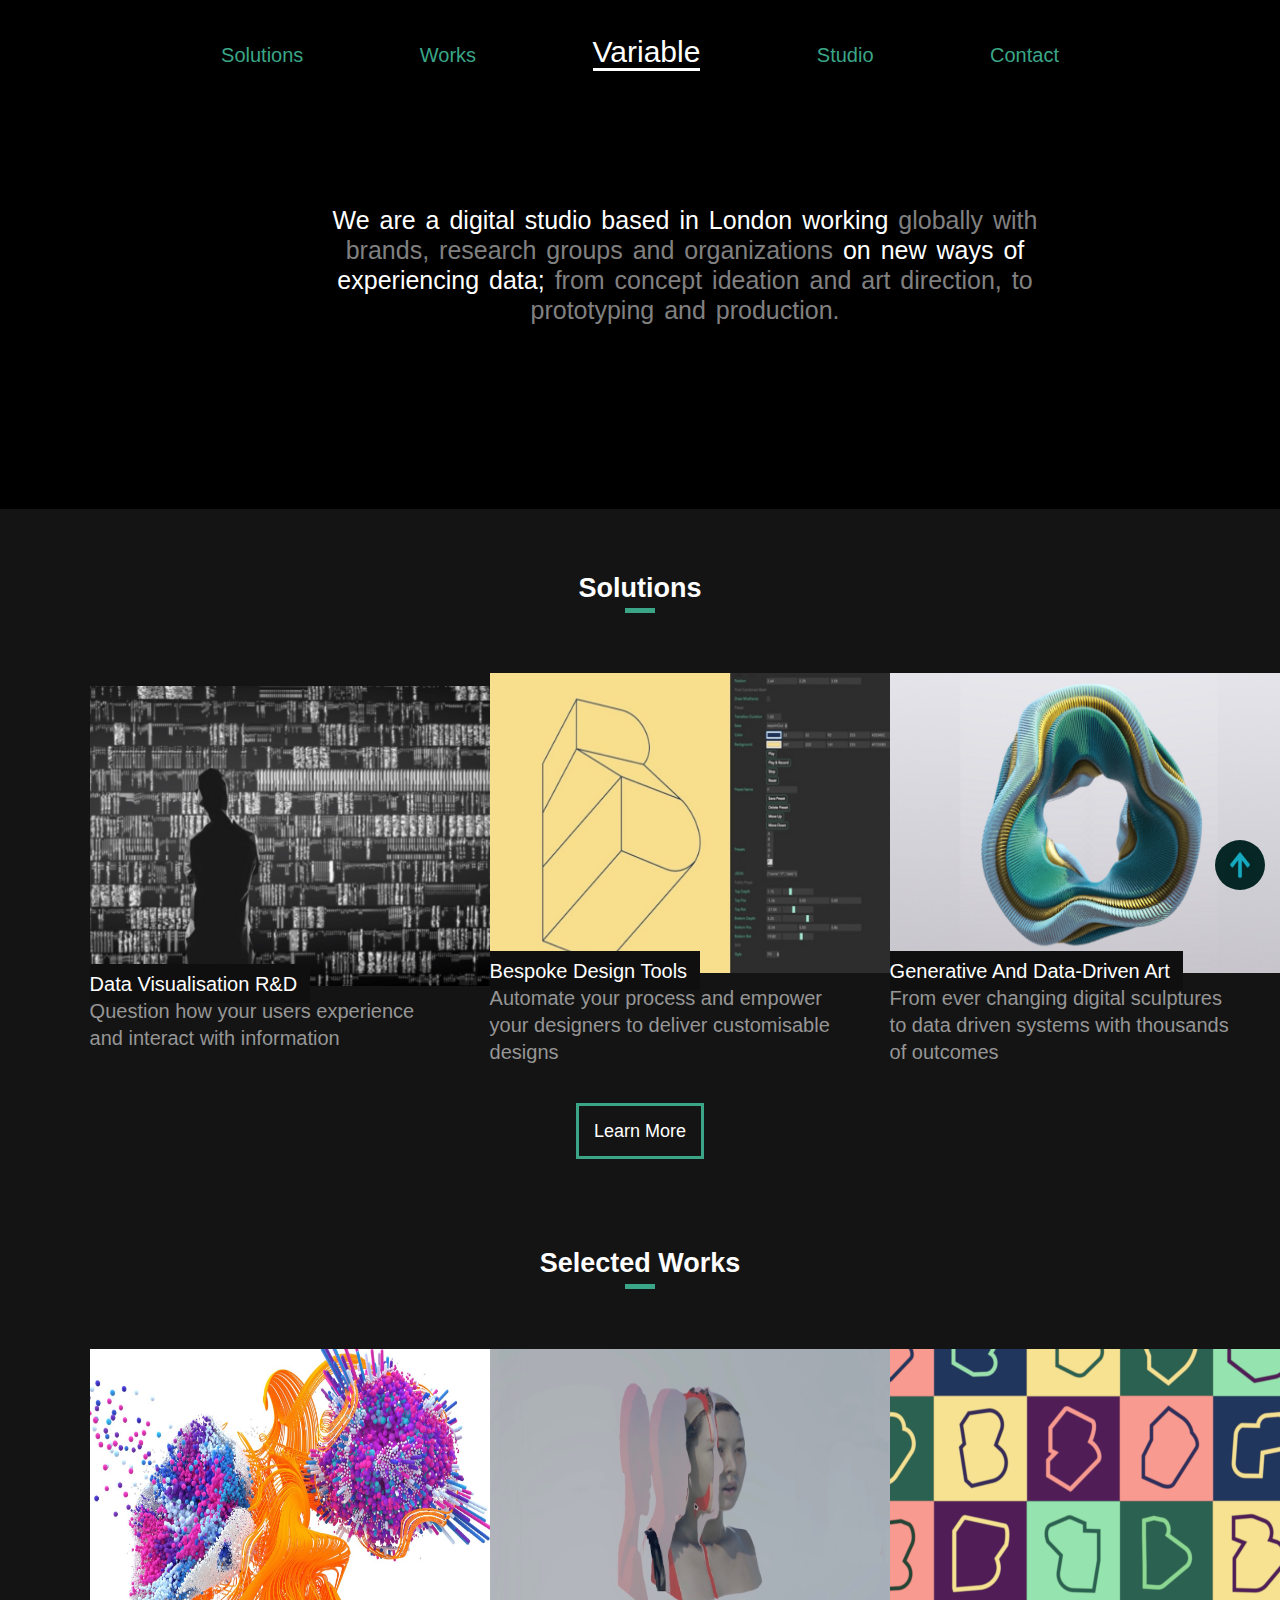
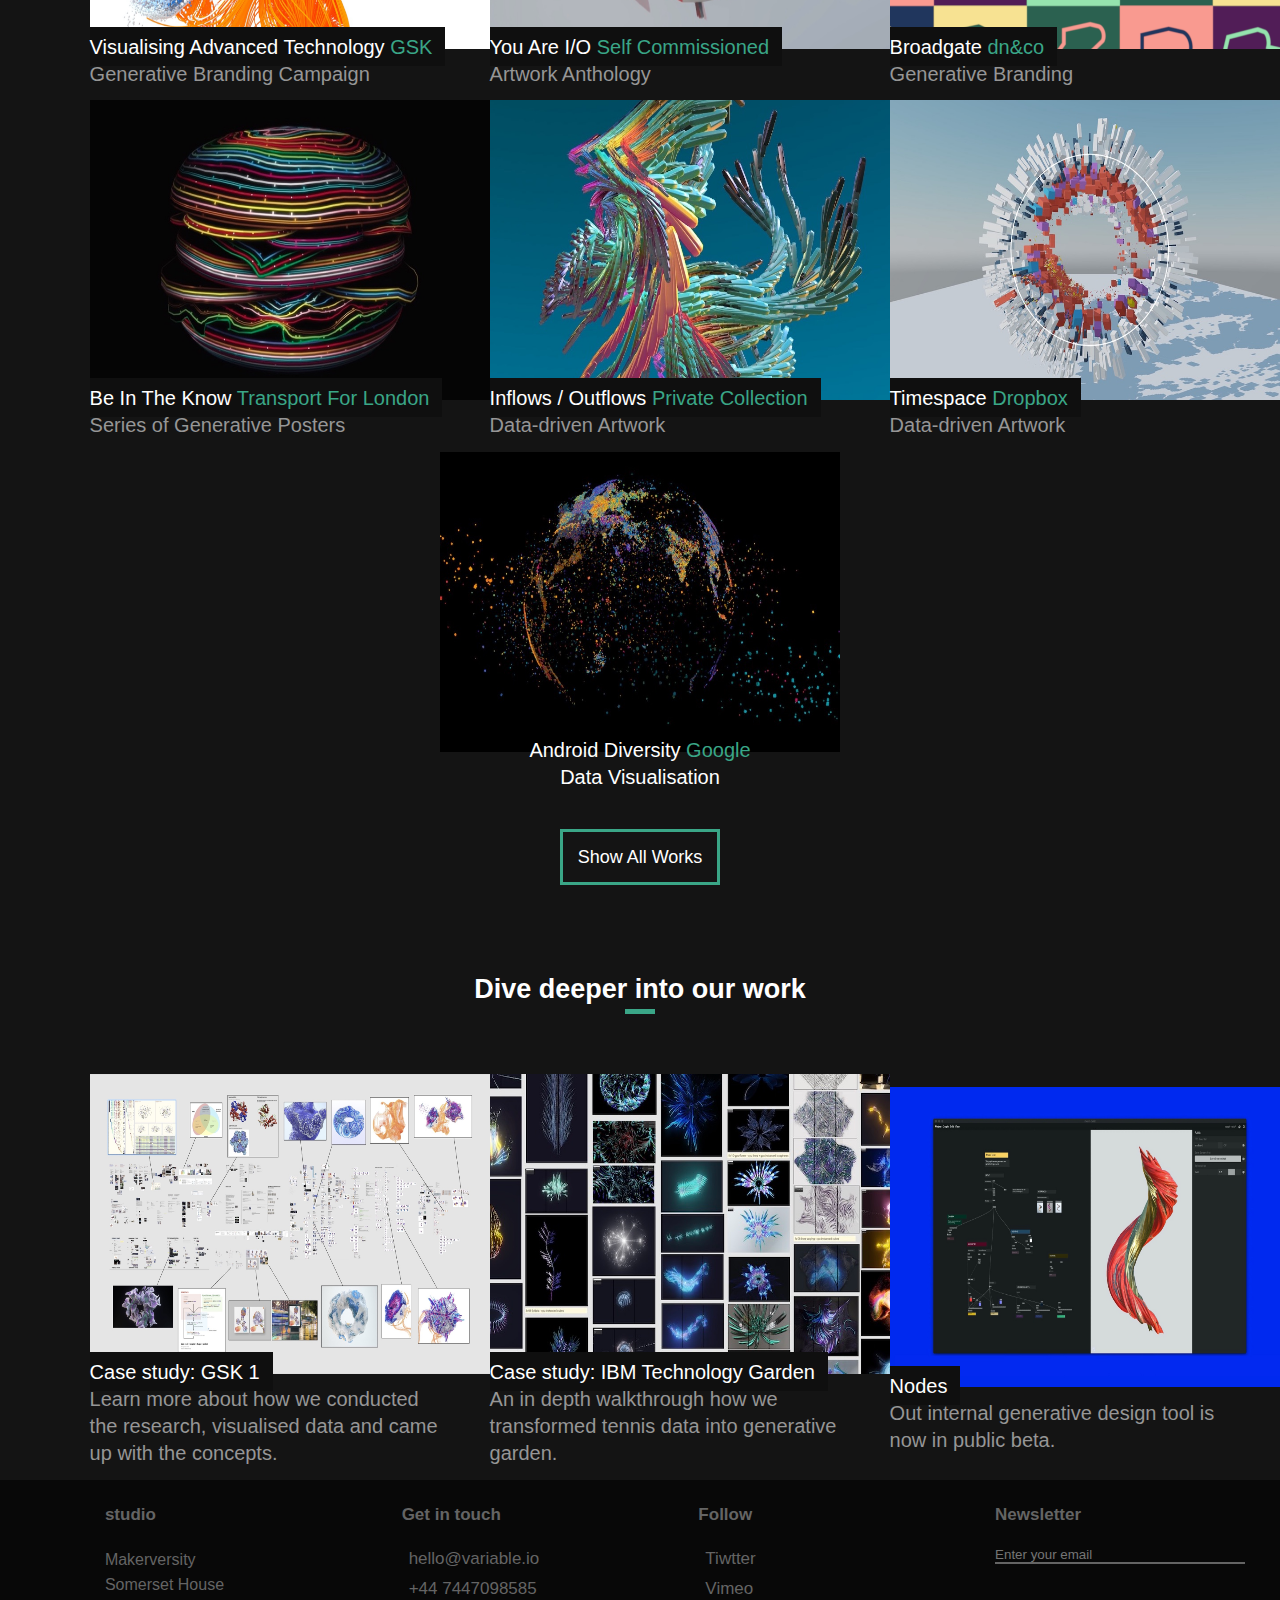
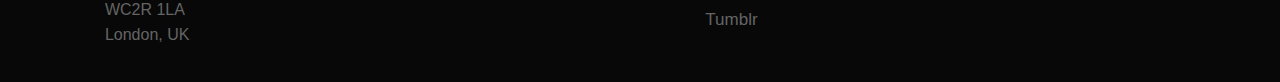
<file: index.html>
<!DOCTYPE html>
<html>

<head>
    <link rel="stylesheet" href="style.css">
    <title>Variable - new ways of experiencing data</title>
</head>

<body>
    <div class="bar">
        <nav>
            <ul>
                <li><a href="Solutions.html">Solutions</a></li>
                <li><a href="works.html">Works</a></li>
                <li><a href="index.html" class="var">Variable</a></li>
                <li><a href="studio.html">Studio</a></li>
                <li><a href="Contact.html">Contact</a></li>
            </ul>
        </nav>
    </div>
    <article class="art">
        <section class="sec1">
            <p class="bold"><span>We are a digital studio based in London working</span> globally with brands, research groups and organizations<span> on new ways of experiencing data; </span>from concept ideation and art direction, to prototyping and production.</p>
        </section>
        <section class="list-thumbnails">
            <section class="sec2">
                <header class="info-name">
                    <h2>Solutions</h2>
                    <div class="divider"></div>
                </header>
                <section class="pics">
                    <a href="#">
                        <figure>
                            <img src="./img/pic1.jpg">
                            <figcaption>
                                <span class="title">Data Visualisation R&D</span>
                                <span class="mid">Question how your users experience and interact with information</span>
                            </figcaption>
                        </figure>
                    </a>
                    <a href="#">
                        <figure>
                            <img src="./img/pic2.jpg">
                            <figcaption>
                                <span class="title">Bespoke Design Tools</span>
                                <span class="mid">Automate your process and empower your designers to deliver customisable designs</span>
                            </figcaption>
                        </figure>
                    </a>
                    <a href="#">
                        <figure>
                            <img src="./img/pic3.jpg">
                            <figcaption>
                                <span class="title">Generative And Data-Driven Art</span>
                                <span class="mid">From ever changing digital sculptures to data driven systems with thousands of outcomes</span>
                            </figcaption>
                        </figure>
                    </a>
                </section>
            </section>
            <footer class="foot">
                <a href="#"> Learn More</a>
            </footer>
        </section>
        <section class="list-thumbnails">
            <section class="sec2">
                <header class="info-name">
                    <h2>Selected Works</h2>
                    <div class="divider"></div>
                </header>
                <section class="pics">

                    <a href="#">
                        <figure>
                            <img src="./img/pic4.jpg">
                            <figcaption>
                                <span class="title"><span class="name">Visualising Advanced Technology</span> <span style="color: #3AA687;">GSK</span></span>
                                <span class="mid">Generative Branding Campaign</span>
                            </figcaption>
                        </figure>
                    </a>
                    <a href="#">
                        <figure>
                            <img src="./img/pic5.jpg">
                            <figcaption>
                                <span class="title"><span class="name">You Are I/O</span> <span style="color: #3AA687;">Self Commissioned</span></span>
                                <span class="mid">Artwork Anthology</span>
                            </figcaption>
                        </figure>
                    </a>
                    <a href="#">
                        <figure>
                            <img src="./img/pic6.png">
                            <figcaption>
                                <span class="title"><span class="name">Broadgate</span> <span style="color: #3AA687;">dn&amp;co</span></span>
                                <span class="mid">Generative Branding</span>
                            </figcaption>
                        </figure>
                    </a>
                </section>
            </section>
            <section class="list-thumbnails">
                <section class="pics">

                    <a href="#">
                        <figure>
                            <img src="./img/pic7.jpg">
                            <figcaption>
                                <span class="title"><span class="name">Be In The Know</span> <span style="color: #3AA687;">Transport For London</span></span>
                                <span class="mid">Series of Generative Posters</span>
                            </figcaption>
                        </figure>
                    </a>
                    <a href="#">
                        <figure>
                            <img src="./img/pic9.jpg">
                            <figcaption>
                                <span class="title"><span class="name">Inflows / Outflows</span> <span style="color: #3AA687;">Private Collection</span></span>
                                <span class="mid">Data-driven Artwork</span>
                            </figcaption>
                        </figure>
                    </a>
                    <a href="#">
                        <figure>
                            <img src="./img/pic10.jpg">
                            <figcaption>
                                <span class="title"><span class="name">Timespace</span> <span style="color: #3AA687;">Dropbox</span></span>
                                <span class="mid">Data-driven Artwork</span>
                            </figcaption>
                        </figure>
                    </a>
                </section>
            </section>
            <section class="list-thumbnails">
                <section class="pics2" style="text-align: center; ">

                    <a href="#">
                        <figure>
                            <img src="./img/pic11.jpg" width="400px" height="300px">
                            <figcaption style="text-align: center; ">
                                <span class="title"><span class="name">Android Diversity</span> <span style="color: #3AA687;">Google</span></span><br>
                                <span class="mid">Data Visualisation</span>
                            </figcaption>
                        </figure>
                    </a>
                </section>
            </section>

            <footer class="foot">
                <a href="works.html"> Show All Works</a>
            </footer>
        </section>
        <section class="list-thumbnails">
            <section class="sec2">
                <header class="info-name">
                    <h2>Dive deeper into our work</h2>
                    <div class="divider"></div>
                </header>
                <section class="pics">
                    <a href="#">
                        <figure>
                            <img src="./img/pic12.jpg">
                            <figcaption>
                                <span class="title"><span class="name">Case study: GSK 1</span></span>
                                <span class="mid">Learn more about how we conducted the research, visualised data and came up with the concepts.</span>
                            </figcaption>
                        </figure>
                    </a>
                    <a href="#">
                        <figure>
                            <img src="./img/pic13.jpg">
                            <figcaption>
                                <span class="title">Case study: IBM Technology Garden</span>
                                <span class="mid">An in depth walkthrough how we transformed tennis data into generative garden.</span>
                            </figcaption>
                        </figure>
                    </a>
                    <a href="#">
                        <figure>
                            <img src="./img/pic14.jpg">
                            <figcaption>
                                <span class="title">Nodes</span>
                                <span class="mid">Out internal generative design tool is now in public beta.</span>
                            </figcaption>
                        </figure>
                    </a>
                </section>
            </section>

        </section>
    </article>

    <div class="down">
        <footer class="downfoot">
            <div class="downlist">
                <ul>
                    <li>
                        <h5>studio</h5>
                        <p>Makerversity <br> Somerset House<br> WC2R 1LA<br> London, UK</p>
                    </li>
                    <li>
                        <h5>Get in touch</h5>
                        <a href="#">hello@variable.io</a>
                        <a href="#">+44 7447098585</a>
                    </li>
                    <li>
                        <h5>Follow</h5>
                        <a href="#">Tiwtter</a>
                        <a href="#">Vimeo</a>
                        <a href="#">Tumblr</a>
                    </li>
                    <li>
                        <h5>Newsletter</h5>

                        <input type="email" placeholder="Enter your email">
                    </li>
                </ul>
            </div>
        </footer>
    </div>

   
        <a href="#" class="goUP"> <img src="./img/arrow.png" ></a>
    
</body>

</html>
</file>
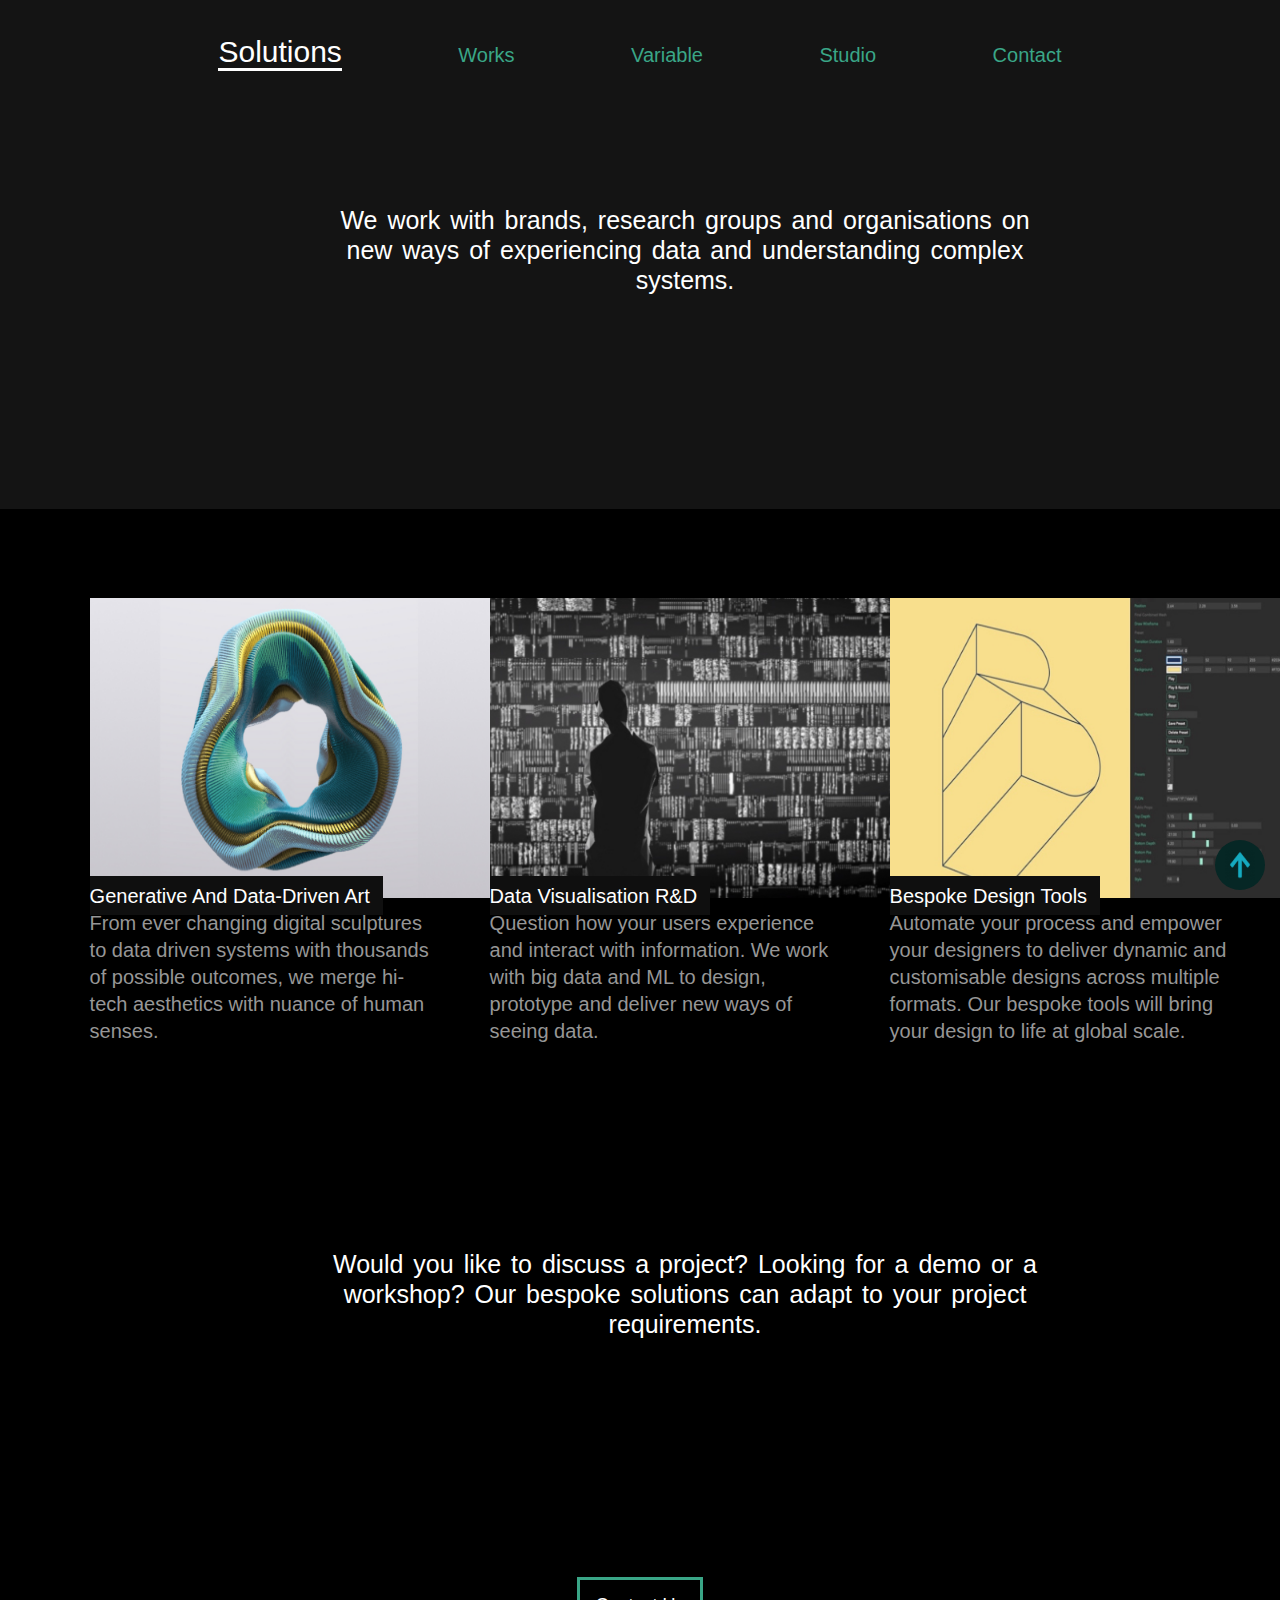
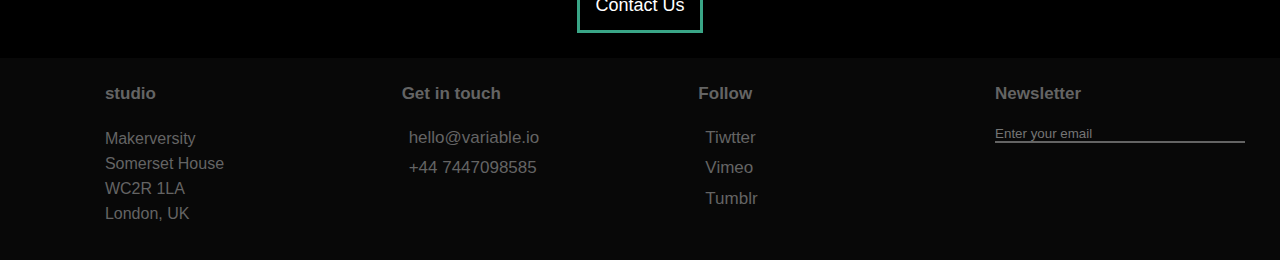
<file: Solutions.html>
<!DOCTYPE html>
<html>

<head>
    <link rel="stylesheet" href="style2.css">
    <title>Variable - new ways of experiencing data</title>
</head>

<body>
    <div class="bar">
        <nav>
            <ul>
                <li><a href="#Solutions.html" class="var">Solutions</a></li>
                <li><a href="works.html">Works</a></li>
                <li><a href="index.html">Variable</a></li>
                <li><a href="studio.html">Studio</a></li>
                <li><a href="Contact.html">Contact</a></li>
            </ul>
        </nav>
    </div>
    <article class="art">
        <section class="sec1">
            <p class="bold" style="color: white;">We work with brands, research groups and organisations on new ways of experiencing data and understanding complex systems.</p>
        </section>
        <section class="list-thumbnails">

            <section class="pics">
                <a href="#">
                    <figure>
                        <img src="./img/pic3.jpg">
                        <figcaption>
                            <span class="title">Generative And Data-Driven Art</span>
                            <span class="mid">From ever changing digital sculptures to data driven systems with thousands of possible outcomes, we merge hi-tech aesthetics with nuance of human senses.</span>
                        </figcaption>
                    </figure>
                </a>
                <a href="#">
                    <figure>
                        <img src="./img/pic1.jpg">
                        <figcaption>
                            <span class="title">Data Visualisation R&amp;D</span>
                            <span class="mid">Question how your users experience and interact with information. We work with big data and ML to design, prototype and deliver new ways of seeing data.</span>
                        </figcaption>
                    </figure>
                </a>
                <a href="#">
                    <figure>
                        <img src="./img/pic2.jpg">
                        <figcaption>
                            <span class="title">Bespoke Design Tools</span>
                            <span class="mid">Automate your process and empower your designers to deliver dynamic and customisable designs across multiple formats. Our bespoke tools will bring your design to life at global scale.</span>
                        </figcaption>
                    </figure>
                </a>
            </section>
            <section class="sec1" style="background-color: black; ">
                <p class="bold" style="color: white; ">Would you like to discuss a project? Looking for a demo or a workshop? Our bespoke solutions can adapt to your project requirements.</p>
            </section>



            <footer class="foot">
                <a href="Contact.html"> Contact Us</a>
            </footer>
        </section>
        </section>


        <div class="down">
            <footer class="downfoot">
                <div class="downlist">
                    <ul>
                        <li>
                            <h5>studio</h5>
                            <p>Makerversity <br> Somerset House<br> WC2R 1LA<br> London, UK</p>
                        </li>
                        <li>
                            <h5>Get in touch</h5>
                            <a href="#">hello@variable.io</a>
                            <a href="#">+44 7447098585</a>
                        </li>
                        <li>
                            <h5>Follow</h5>
                            <a href="#">Tiwtter</a>
                            <a href="#">Vimeo</a>
                            <a href="#">Tumblr</a>
                        </li>
                        <li>
                            <h5>Newsletter</h5>

                            <input type="email" placeholder="Enter your email">
                        </li>
                    </ul>
                </div>
            </footer>
        </div>
        <a href="#" class="goUP"> <img src="./img/arrow.png" ></a>
</body>

</html>
</file>
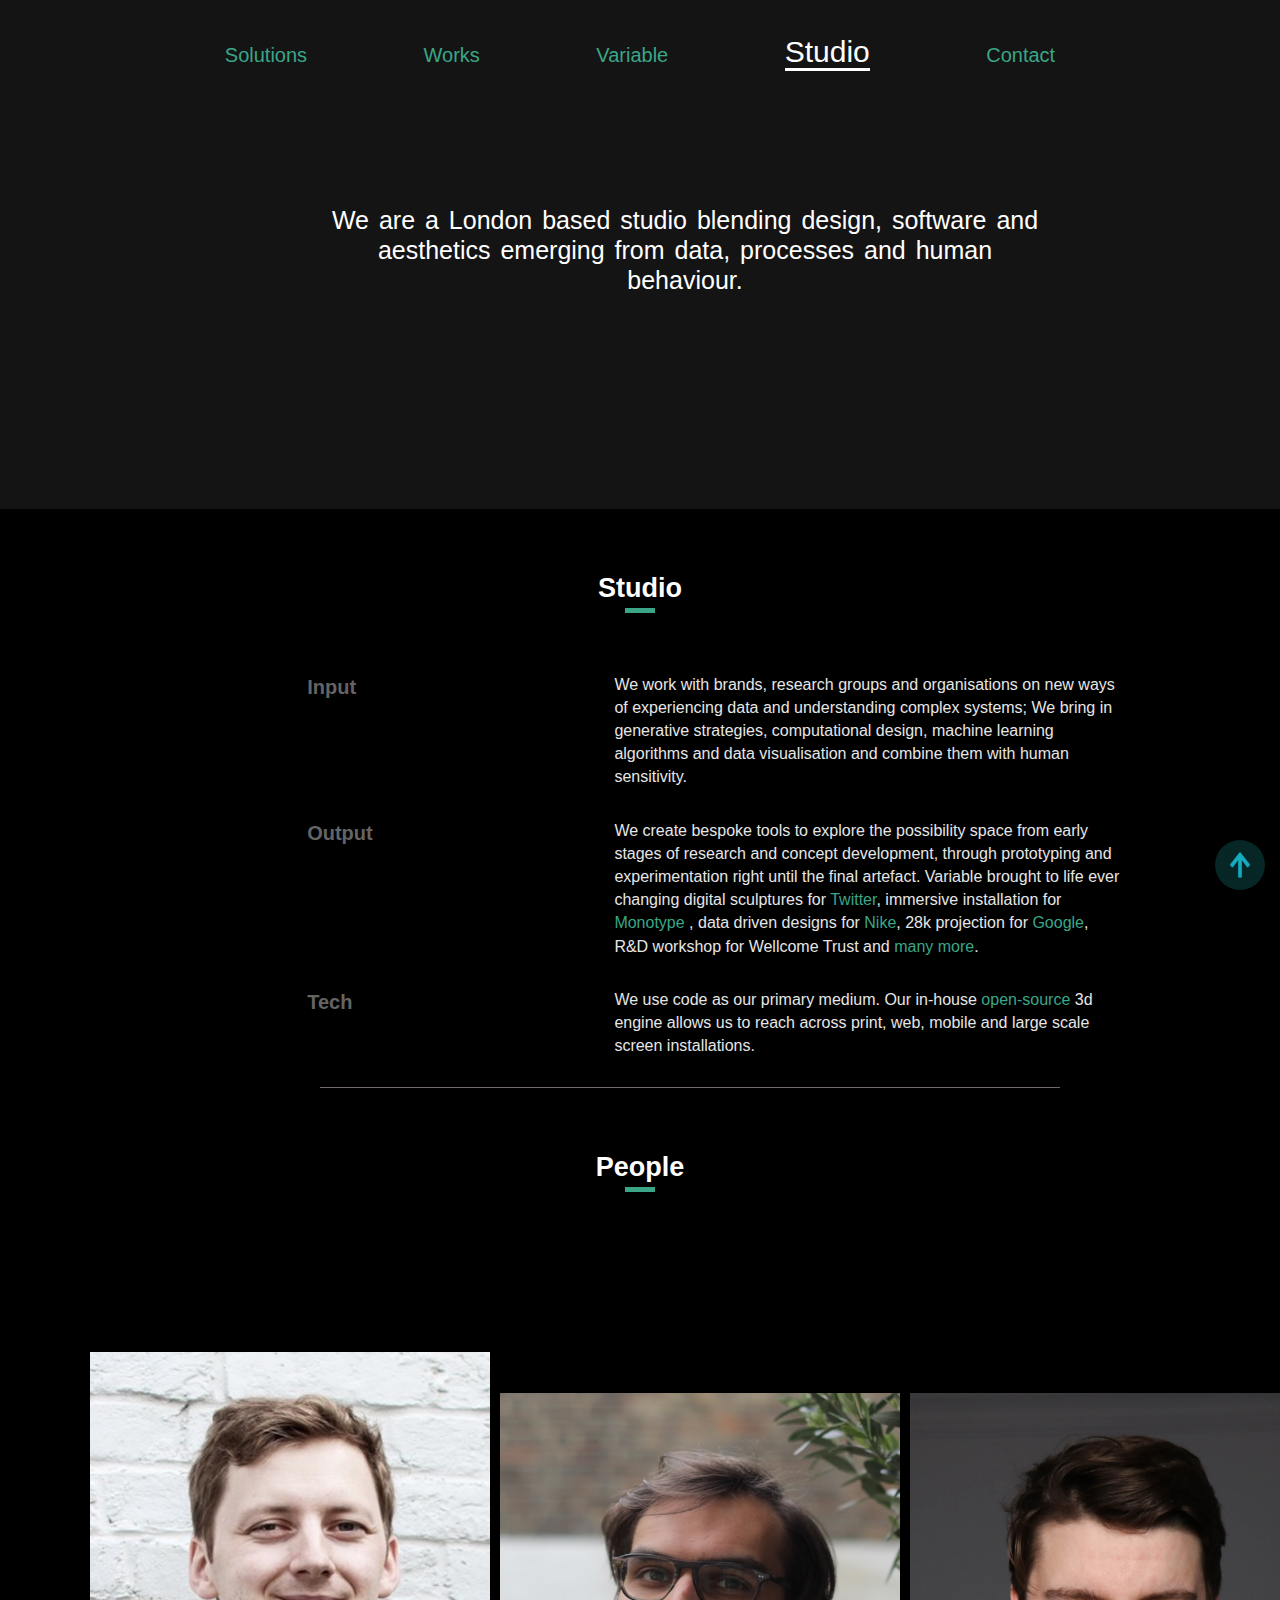
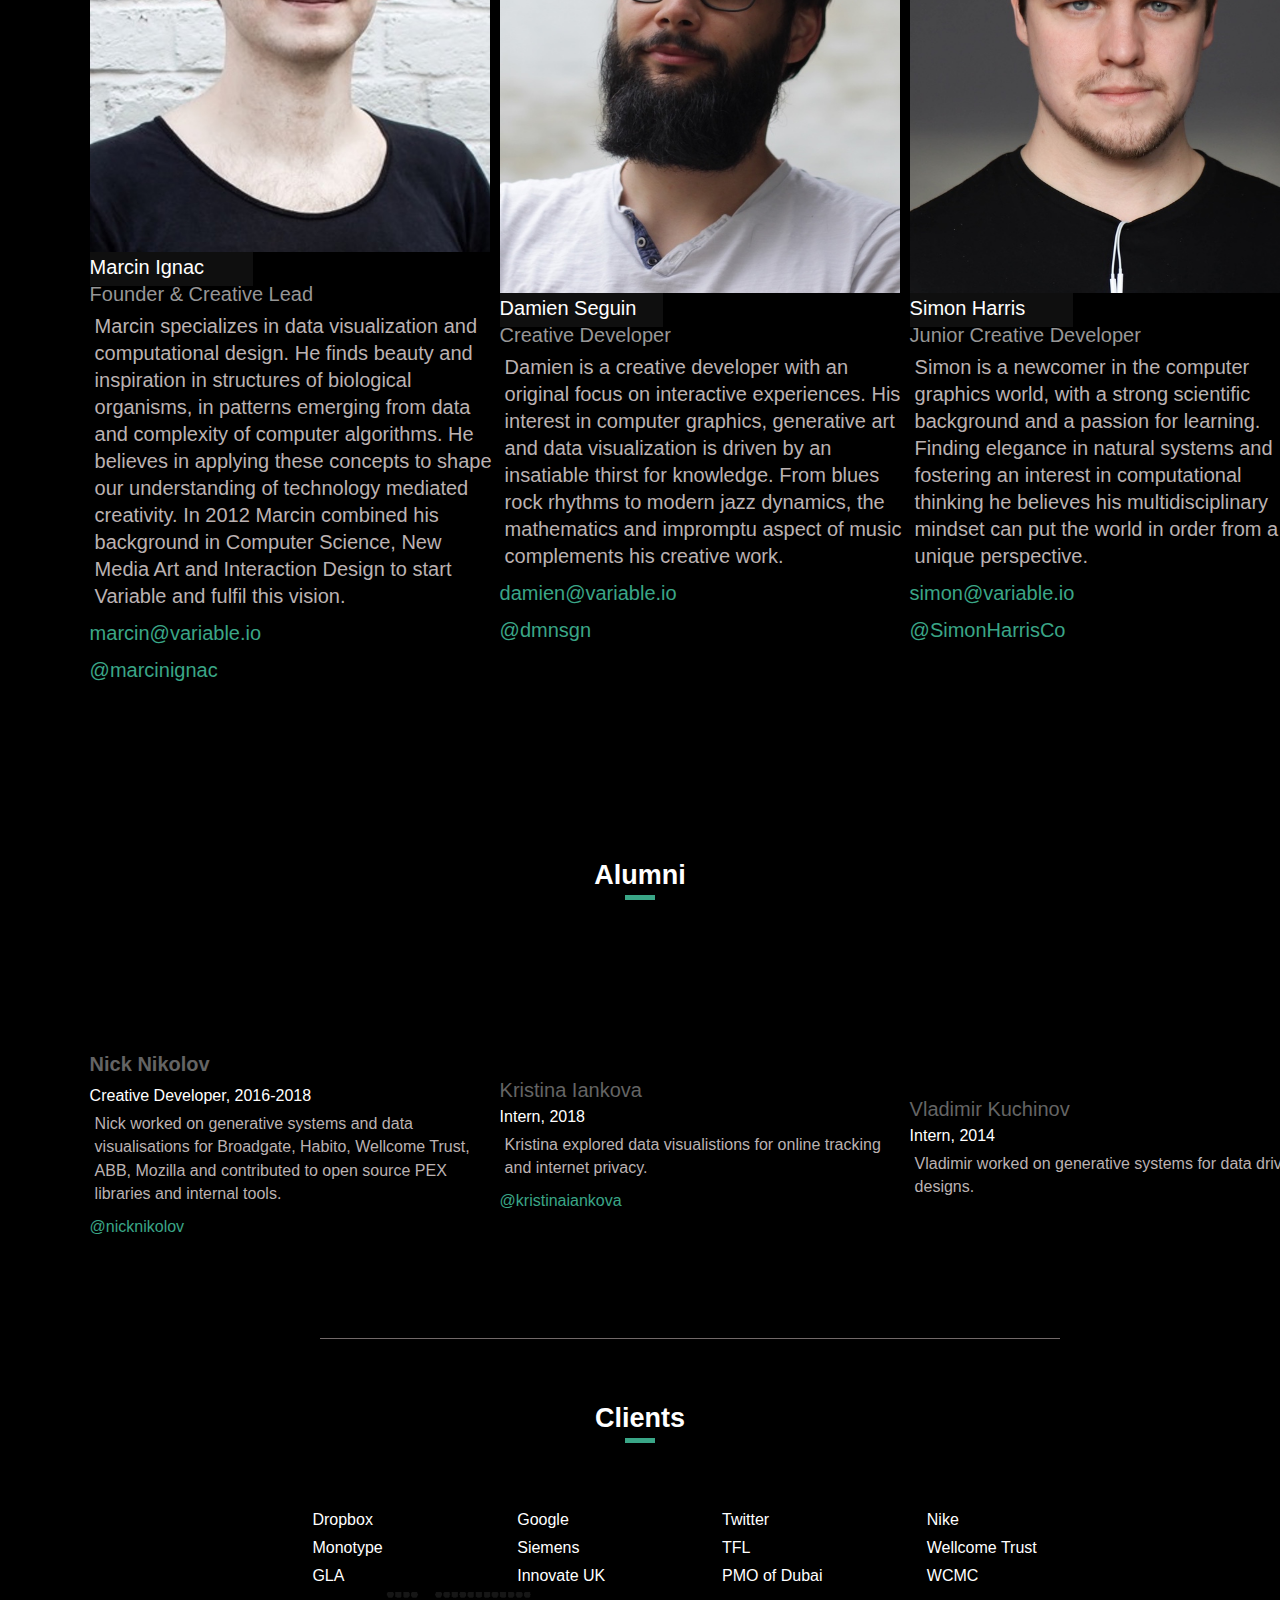
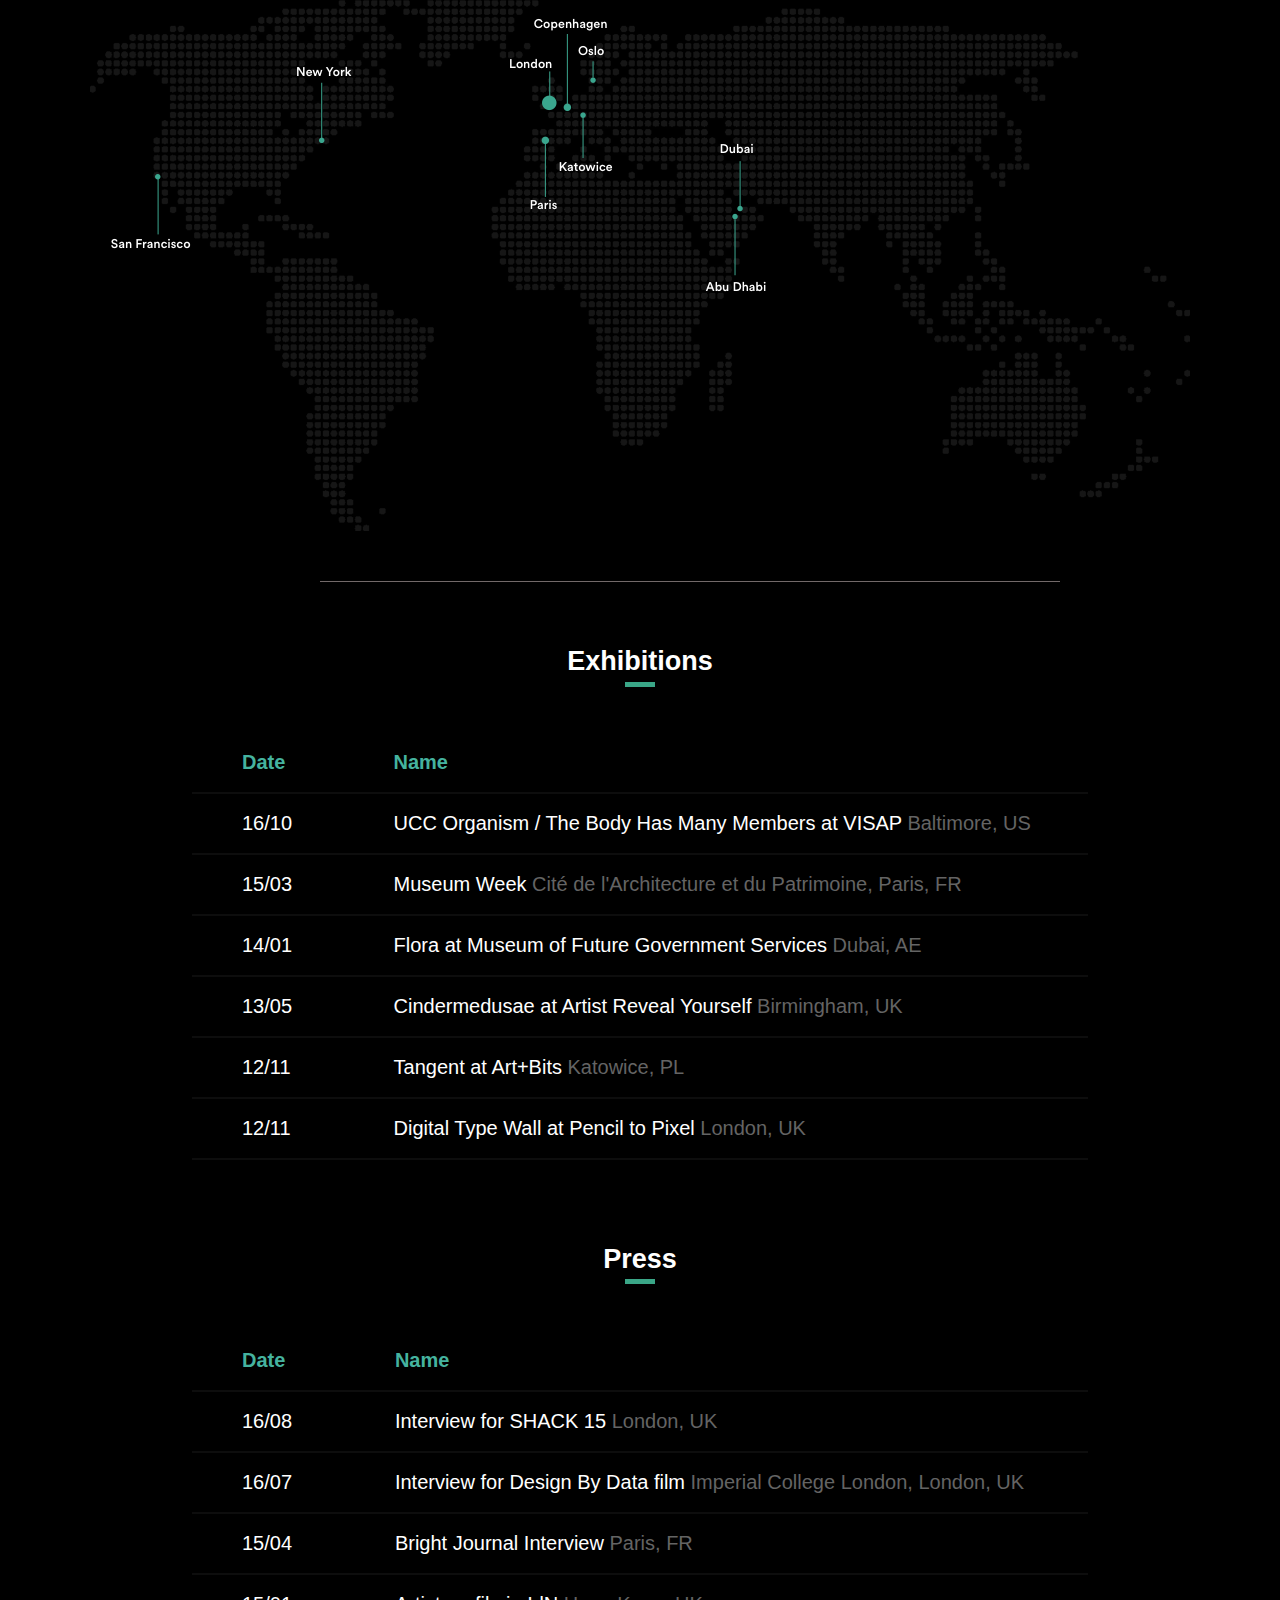
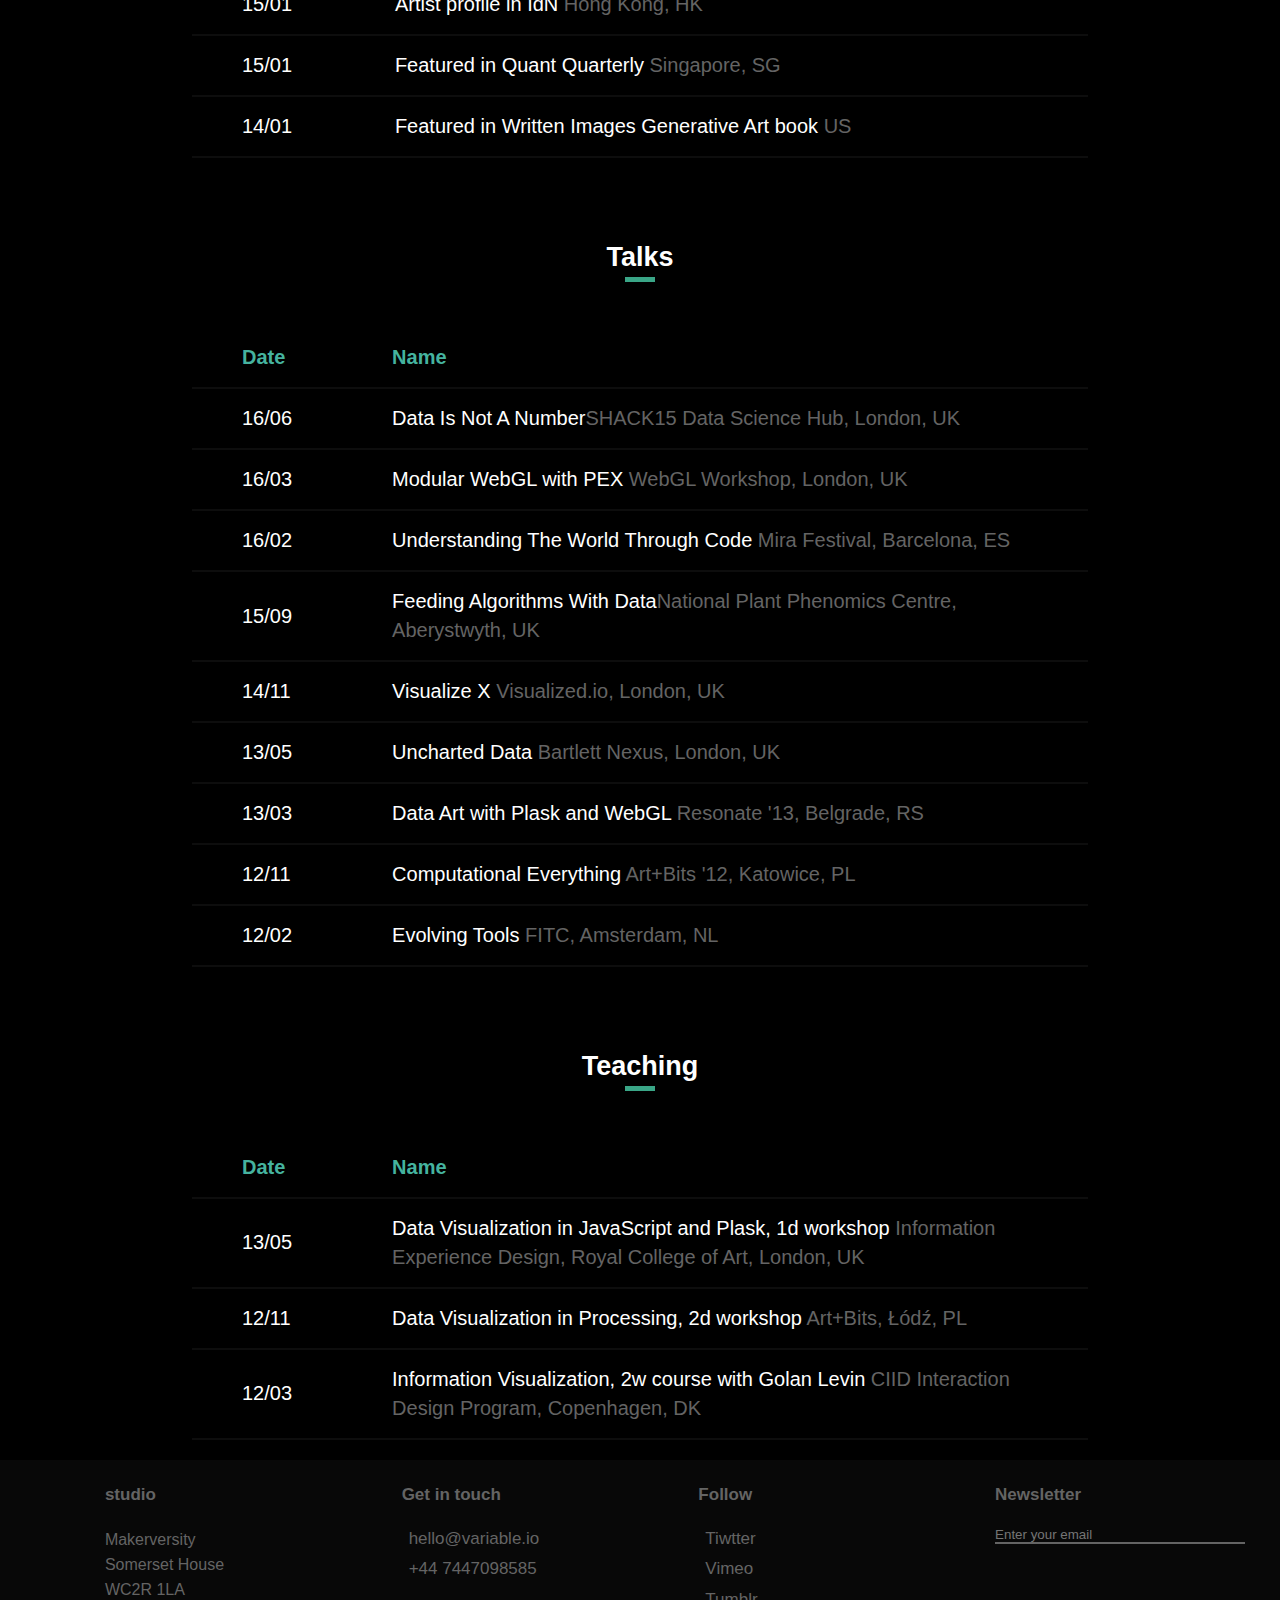
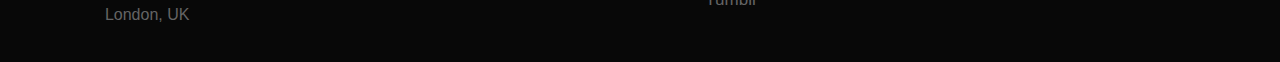
<file: studio.html>
<!DOCTYPE html>
<html>

<head>
    <link rel="stylesheet" href="style5.css">
    <title>Variable - new ways of experiencing data</title>
</head>

<body>
    <div class="bar">
        <nav>
            <ul>
                <li><a href="Solutions.html">Solutions</a></li>
                <li><a href="works.html">Works</a></li>
                <li><a href="index.html">Variable</a></li>
                <li><a href="studio.html" class="var">Studio</a></li>
                <li><a href="Contact.html">Contact</a></li>
            </ul>
        </nav>
    </div>
    <article class="art">
        <section class="sec1">
            <p class="bold" style="color: white;">We are a London based studio blending design, software and aesthetics emerging from data, processes and human behaviour.</p>
        </section>
        <section class="sec2">
            <header class="info-name">
                <h2>Studio</h2>
                <div class="divider"></div>
            </header>
        </section>

        <div class="first">
            <h5>Input</h5>
            <p>We work with brands, research groups and organisations on new ways of experiencing data and understanding complex systems; We bring in generative strategies, computational design, machine learning algorithms and data visualisation and combine
                them with human sensitivity.</p>
        </div>
        <div class="first">
            <h5>Output</h5>
            <p>
                We create bespoke tools to explore the possibility space from early stages of research and concept development, through prototyping and experimentation right until the final artefact. Variable brought to life ever changing digital sculptures for <span>Twitter</span>,
                immersive installation for <span> Monotype </span>, data driven designs for <span> Nike</span>, 28k projection for <span> Google</span>, R&D workshop for Wellcome Trust and <span> many more</span>.</p>
        </div>


        <div class="first">
            <h5>Tech</h5>
            <p>We use code as our primary medium. Our in-house <span> open-source</span> 3d engine allows us to reach across print, web, mobile and large scale screen installations.</p>
        </div>
        <div class="hr"></div>


        <section class="list-thumbnails">
            <section class="sec2">
                <header class="info-name">
                    <h2>People</h2>
                    <div class="divider"></div>
                </header>
                <section class="pics">

                    <a href="#">
                        <figure>
                            <img src="./img/pic34.jpg">
                            <figcaption>
                                <span class="title">Marcin Ignac</span> 
                                <span class="mid">Founder & Creative Lead</span>
                                <p>Marcin specializes in data visualization and computational design. He finds beauty and inspiration in structures of biological organisms, in patterns emerging from data and complexity of computer algorithms. He believes in applying these concepts to shape our understanding of technology mediated creativity. In 2012 Marcin combined his background in Computer Science, New Media Art and Interaction Design to start Variable and fulfil this vision.</p>
                                <a href="#">marcin@variable.io</a>
                                <a href="#">@marcinignac</a>
                            </figcaption>
                        </figure>
                    </a>
                    <a href="#">
                        <figure>
                            <img src="./img/pic35.jpg">
                            <figcaption>
                                <span class="title">Damien Seguin</span> 
                                <span class="mid">Creative Developer</span>
                                <p>Damien is a creative developer with an original focus on interactive experiences. His interest in computer graphics, generative art and data visualization is driven by an insatiable thirst for knowledge. From blues rock rhythms to modern jazz dynamics, the mathematics and impromptu aspect of music complements his creative work.</p>
                                <a href="#">damien@variable.io</a>
                                <a href="#">@dmnsgn</a>
                            </figcaption>
                        </figure>
                    </a>
                    <a href="#">
                        <figure>
                            <img src="./img/pic36.jpg">
                            <figcaption>
                                <span class="title">Simon Harris</span> 
                                <span class="mid">Junior Creative Developer</span>
                                <p>Simon is a newcomer in the computer graphics world, with a strong scientific background and a passion for learning. Finding elegance in natural systems and fostering an interest in computational thinking he believes his multidisciplinary mindset can put the world in order from a unique perspective.</p>
                                <a href="#">simon@variable.io</a>
                                <a href="#">@SimonHarrisCo</a>
                            </figcaption>
                        </figure>
                    </a>
                </section>
            </section>
</section>

            <section class="list-thumbnails">
                <section class="sec2">
                    <header class="info-name">
                        <h2>Alumni</h2>
                        <div class="divider"></div>
                    </header>
                    <section class="pics">
                        <div class="alum" >
                            <h5 class="title" style="color: #646464;font-size: 20px; margin-bottom: 5px;">Nick Nikolov</h5>
                            <span class="mid">Creative Developer, 2016-2018</span><br>
                            <p>Nick worked on generative systems and data visualisations for Broadgate, Habito, Wellcome Trust, ABB, Mozilla and contributed to open source PEX libraries and internal tools.</p>
                            <a href="#">@nicknikolov</a>
                        </div>
                        <div class="alum">
                            <span class="title" style="color: #646464;font-size: 20px; margin-bottom: 5px;">Kristina Iankova</span> <br>
                                <span class="mid">Intern, 2018</span><br>
                                <p>Kristina explored data visualistions for online tracking and internet privacy.</p>
                                <a href="#">@kristinaiankova</a>
                        </div>
                      
                        <div class="alum">
                            <span class="title" style="color: #646464;font-size: 20px; ">Vladimir Kuchinov</span> <br>
                            <span class="mid">Intern, 2014</span><br>
                            <p>Vladimir worked on generative systems for data driven designs.</p>
                        </div>
                           
                       
                    </section>


                    <div class="hr"></div>
                    
            <section class="list-thumbnails">
                <section class="sec2">
                    <header class="info-name">
                        <h2>Clients</h2>
                        <div class="divider"></div>
                    </header>
                </section>
                <div class="links">
                    <div class="link">
                        <ul>
                            <li><a href="#">Dropbox</a></li>
                            <li><a href="#">Monotype</a></li>
                            <li><a href="#">GLA</a></li>
                        </ul>
                    </div>
                    <div class="link">
                        <ul>
                            <li><a href="#">Google</a></li>
                            <li><a href="#">Siemens</a></li>
                            <li><a href="#">Innovate UK</a></li>
                        </ul>
                    </div>
                    <div class="link">
                        <ul>
                            <li><a href="#">Twitter</a></li>
                            <li><a href="#">TFL</a></li>
                            <li><a href="#">PMO of Dubai</a></li>
                        </ul>
                    </div>
                    <div class="link">
                        <ul>
                            <li><a href="#">Nike</a></li>
                            <li><a href="#">Wellcome Trust</a></li>
                            <li><a href="#">WCMC</a></li>
                        </ul>
                    </div>
                </div>
            </section>

            <figure class="fg">
                <img src="./img/world-map.png" >
            </figure>
            <div class="hr" style="margin-top: 50px;" ></div>

            <section class="list-thumbnails">
                <section class="sec2">
                    <header class="info-name">
                        <h2>Exhibitions</h2>
                        <div class="divider"></div>
                    </header>
                </section>  
                <div class="cent">
                    <table class="studio-table">
                   <tbody>
                    <tr>
                        <th class="studio-table-header">Date</th>
                        <th class="studio-table-header">Name</th>
                        
                    </tr>
                    <tr>
                        <td>16/10</td>
                        <td >UCC Organism / The Body Has Many Members at VISAP <span> Baltimore, US</span></td>
                        
                    </tr>
                    <tr>
                        <td>15/03</td>
                        <td>Museum Week <span> Cité de l'Architecture et du Patrimoine, Paris, FR</span></td>
                        
                    </tr>
                    <tr>
                        <td>14/01</td>
                        <td>Flora at Museum of Future Government Services <span> Dubai, AE</span> </td>
                        
                    </tr>
                    <tr>
                        <td>13/05</td>
                        <td>Cindermedusae at Artist Reveal Yourself <span>Birmingham, UK</span> </td>
                        
                    </tr>
                    <tr>
                        <td>12/11</td>
                        <td>	Tangent at Art+Bits <span> Katowice, PL</span></td>
                        
                    </tr>
                    <tr>
                        <td>12/11</td>
                        <td>Digital Type Wall at Pencil to Pixel <span> London, UK</span></td>
                        
                    </tr>
                </tbody>
                   </table>
                    
                </div>

                
            </section>
            <section class="list-thumbnails">
                <section class="sec2">
                    <header class="info-name">
                        <h2>Press</h2>
                        <div class="divider"></div>
                    </header>
                </section>  
                <div class="cent">
                    <table class="studio-table">
                   <tbody>
                    <tr>
                        <th class="studio-table-header">Date</th>
                        <th class="studio-table-header">Name</th>
                        
                    </tr>
                    <tr>
                        <td>16/08</td>
                        <td >	Interview for SHACK 15<span> London, UK</span></td>
                        
                    </tr>
                    <tr>
                        <td>16/07</td>
                        <td>	Interview for Design By Data film <span> Imperial College London, London, UK</span></td>
                        
                    </tr>
                    <tr>
                        <td>15/04</td>
                        <td>	Bright Journal Interview <span> Paris, FR</span> </td>
                        
                    </tr>
                    <tr>
                        <td>15/01</td>
                        <td>	Artist profile in IdN <span>Hong Kong, HK</span> </td>
                        
                    </tr>
                    <tr>
                        <td>15/01</td>
                        <td>	Featured in Quant Quarterly <span> Singapore, SG</span></td>
                        
                    </tr>
                    <tr>
                        <td>14/01</td>
                        <td>	Featured in Written Images Generative Art book <span> US</span></td>
                        
                    </tr>
                </tbody>
                   </table>
                    
                </div>

            </section>
            <section class="list-thumbnails">
                <section class="sec2">
                    <header class="info-name">
                        <h2>Talks</h2>
                        <div class="divider"></div>
                    </header>
                </section>  
                <div class="cent">
                    <table class="studio-table">
                   <tbody>
                    <tr>
                        <th class="studio-table-header">Date</th>
                        <th class="studio-table-header">Name</th>
                        
                    </tr>
                    <tr>
                        <td>16/06</td>
                        <td >Data Is Not A Number<span>SHACK15 Data Science Hub, London, UK</span></td>
                        
                    </tr>
                    <tr>
                        <td>16/03</td>
                        <td>Modular WebGL with PEX <span> WebGL Workshop, London, UK</span></td>
                        
                    </tr>
                    <tr>
                        <td>16/02</td>
                        <td>	Understanding The World Through Code <span> Mira Festival, Barcelona, ES</span> </td>
                        
                    </tr>
                    <tr>
                        <td>15/09</td>
                        <td>	Feeding Algorithms With Data<span>National Plant Phenomics Centre, Aberystwyth, UK</span> </td>
                        
                    </tr>
                    <tr>
                        <td>14/11</td>
                        <td>		Visualize X  <span>Visualized.io, London, UK</span></td>
                        
                    </tr>
                    <tr>
                        <td>13/05</td>
                        <td>	Uncharted Data <span> Bartlett Nexus, London, UK</span></td>
                        
                    </tr>
                    <tr>
                        <td>13/03</td>
                        <td>Data Art with Plask and WebGL <span> Resonate '13, Belgrade, RS</span></td>
                        
                    </tr>
                    <tr>
                        <td>12/11</td>
                        <td>	Computational Everything <span>Art+Bits '12, Katowice, PL</span></td>
                        
                    </tr>
                    <tr>
                        <td>12/02</td>
                        <td>Evolving Tools   <span> FITC, Amsterdam, NL</span></td>
                        
                    </tr>
                </tbody>
                   </table>
                    
                </div>

            </section>
            <section class="list-thumbnails">
                <section class="sec2">
                    <header class="info-name">
                        <h2>Teaching</h2>
                        <div class="divider"></div>
                    </header>
                </section>  
                <div class="cent">
                    <table class="studio-table">
                   <tbody>
                    <tr>
                        <th class="studio-table-header">Date</th>
                        <th class="studio-table-header">Name</th>
                        
                    </tr>
                    <tr>
                        <td>13/05</td>
                        <td >Data Visualization in JavaScript and Plask, 1d workshop<span> Information Experience Design, Royal College of Art, London, UK</span></td>
                        
                    </tr>
                    <tr>
                        <td>12/11</td>
                        <td>Data Visualization in Processing, 2d workshop <span> Art+Bits, Łódź, PL</span></td>
                        
                    </tr>
                    <tr>
                        <td>12/03</td>
                        <td>Information Visualization, 2w course with Golan Levin <span> CIID Interaction Design Program, Copenhagen, DK</span> </td>
                        
                    </tr>
                    
                   
                </tbody>
                   </table>
                    
                </div>

            </section>
    </article>
    <div class="down">
        <footer class="downfoot">
            <div class="downlist">
                <ul>
                    <li>
                        <h5>studio</h5>
                        <p>Makerversity <br> Somerset House<br> WC2R 1LA<br> London, UK</p>
                    </li>
                    <li>
                        <h5>Get in touch</h5>
                        <a href="#">hello@variable.io</a>
                        <a href="#">+44 7447098585</a>
                    </li>
                    <li>
                        <h5>Follow</h5>
                        <a href="#">Tiwtter</a>
                        <a href="#">Vimeo</a>
                        <a href="#">Tumblr</a>
                    </li>
                    <li>
                        <h5>Newsletter</h5>

                        <input type="email" placeholder="Enter your email">
                    </li>
                </ul>
            </div>
        </footer>
    </div>
    <a href="#" class="goUP"> <img src="./img/arrow.png" ></a>
</body>

</html>
</file>
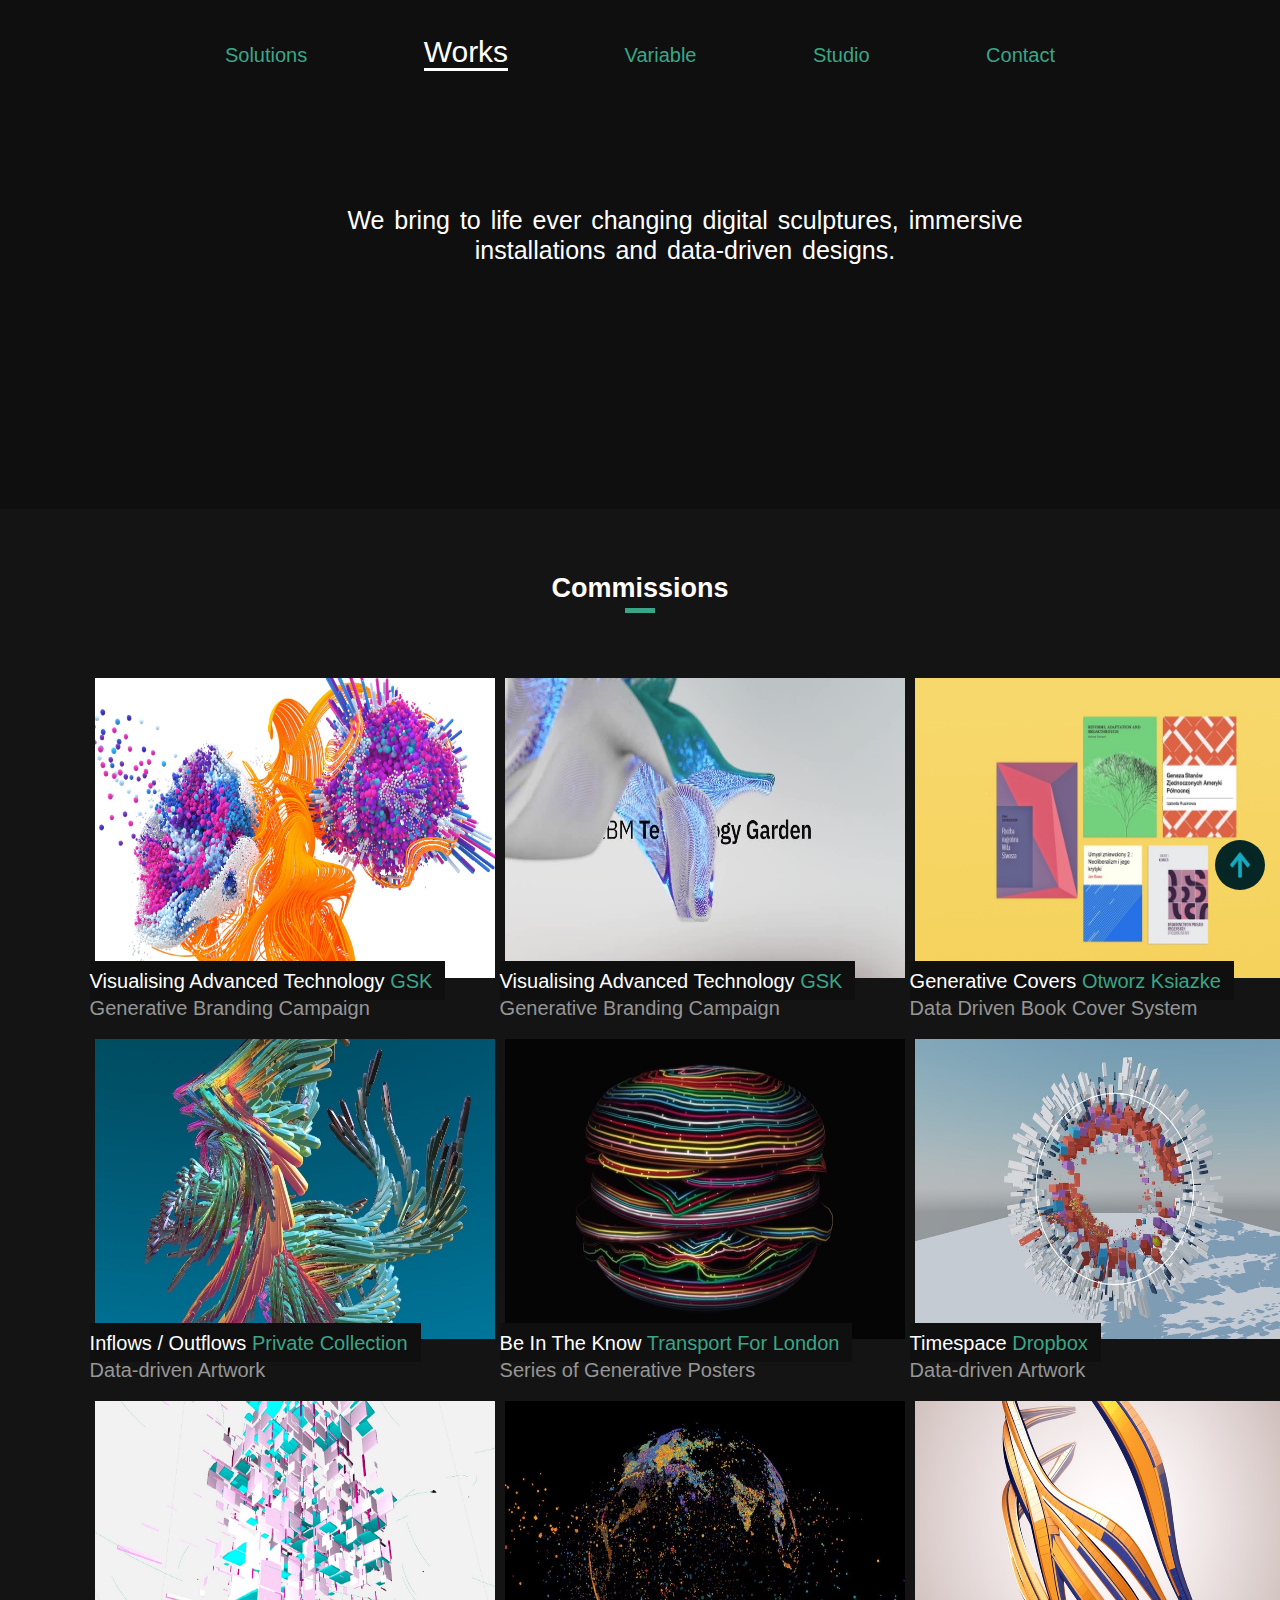
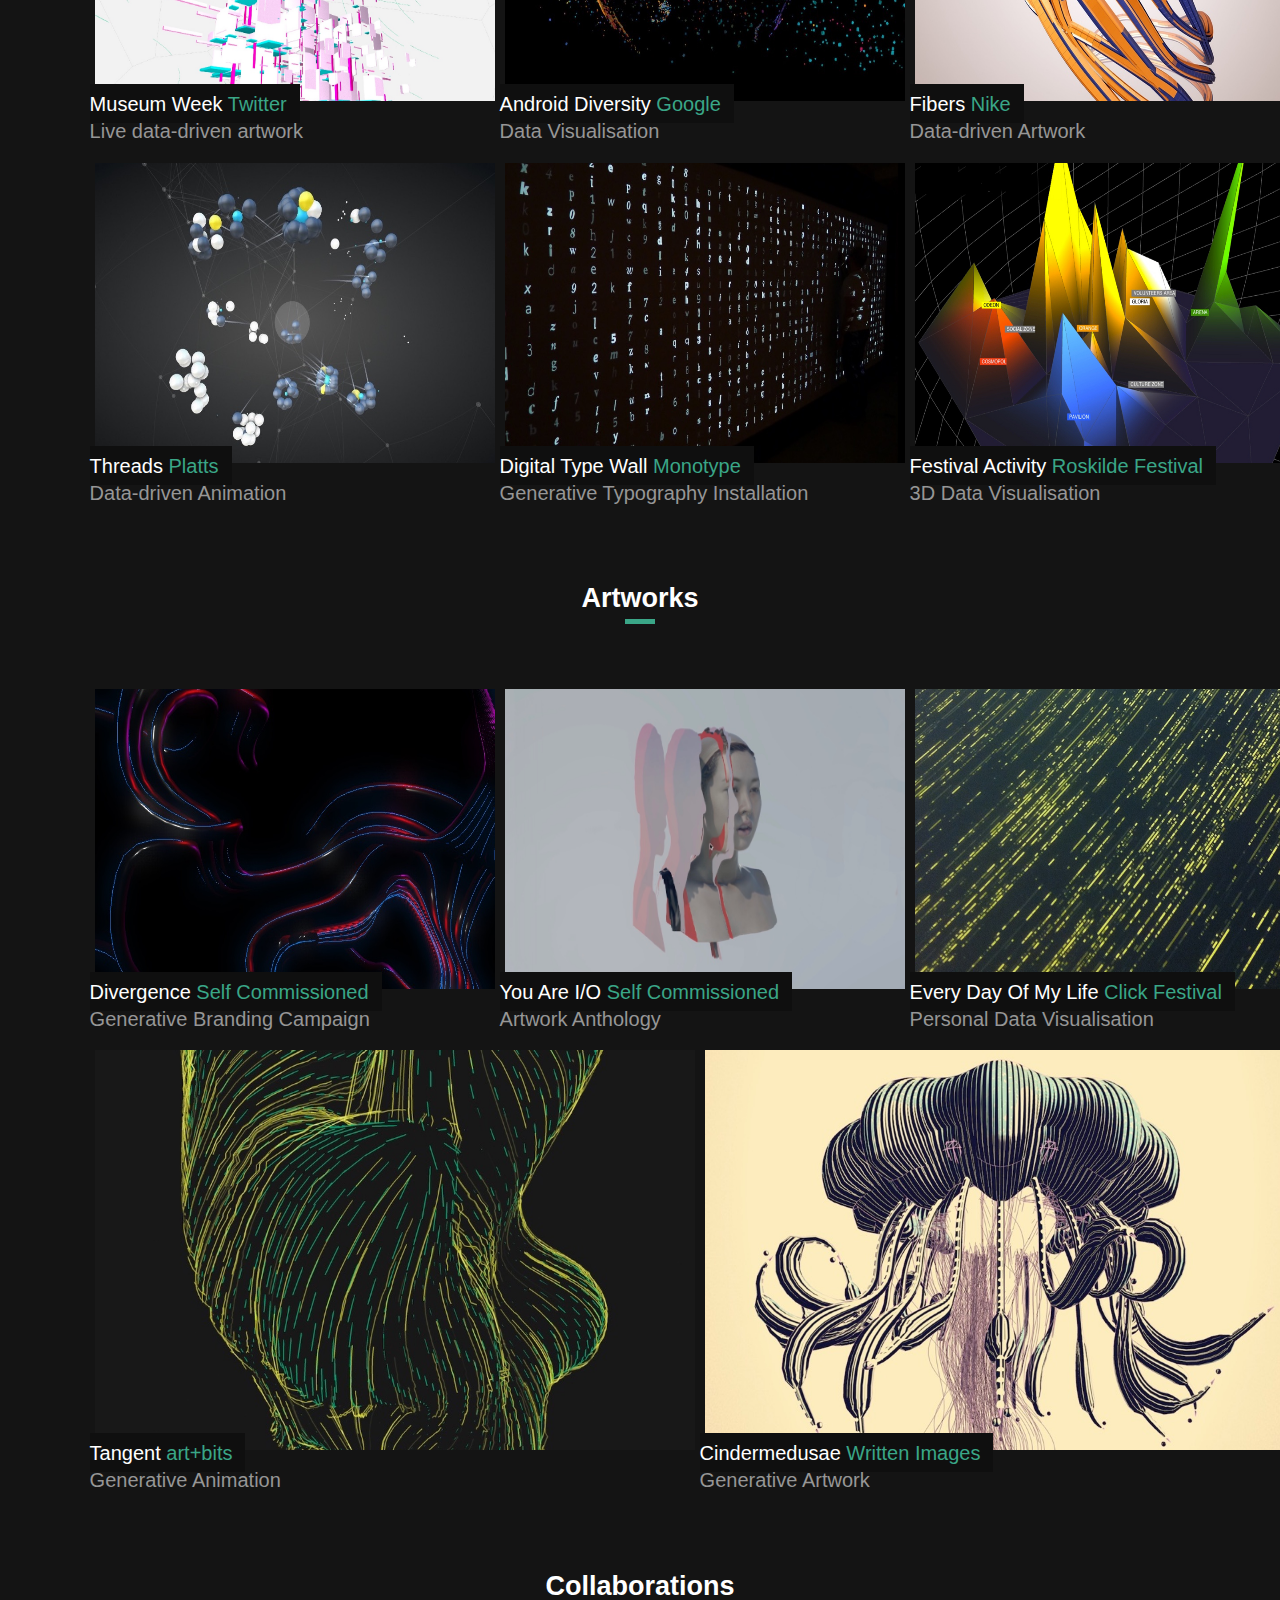
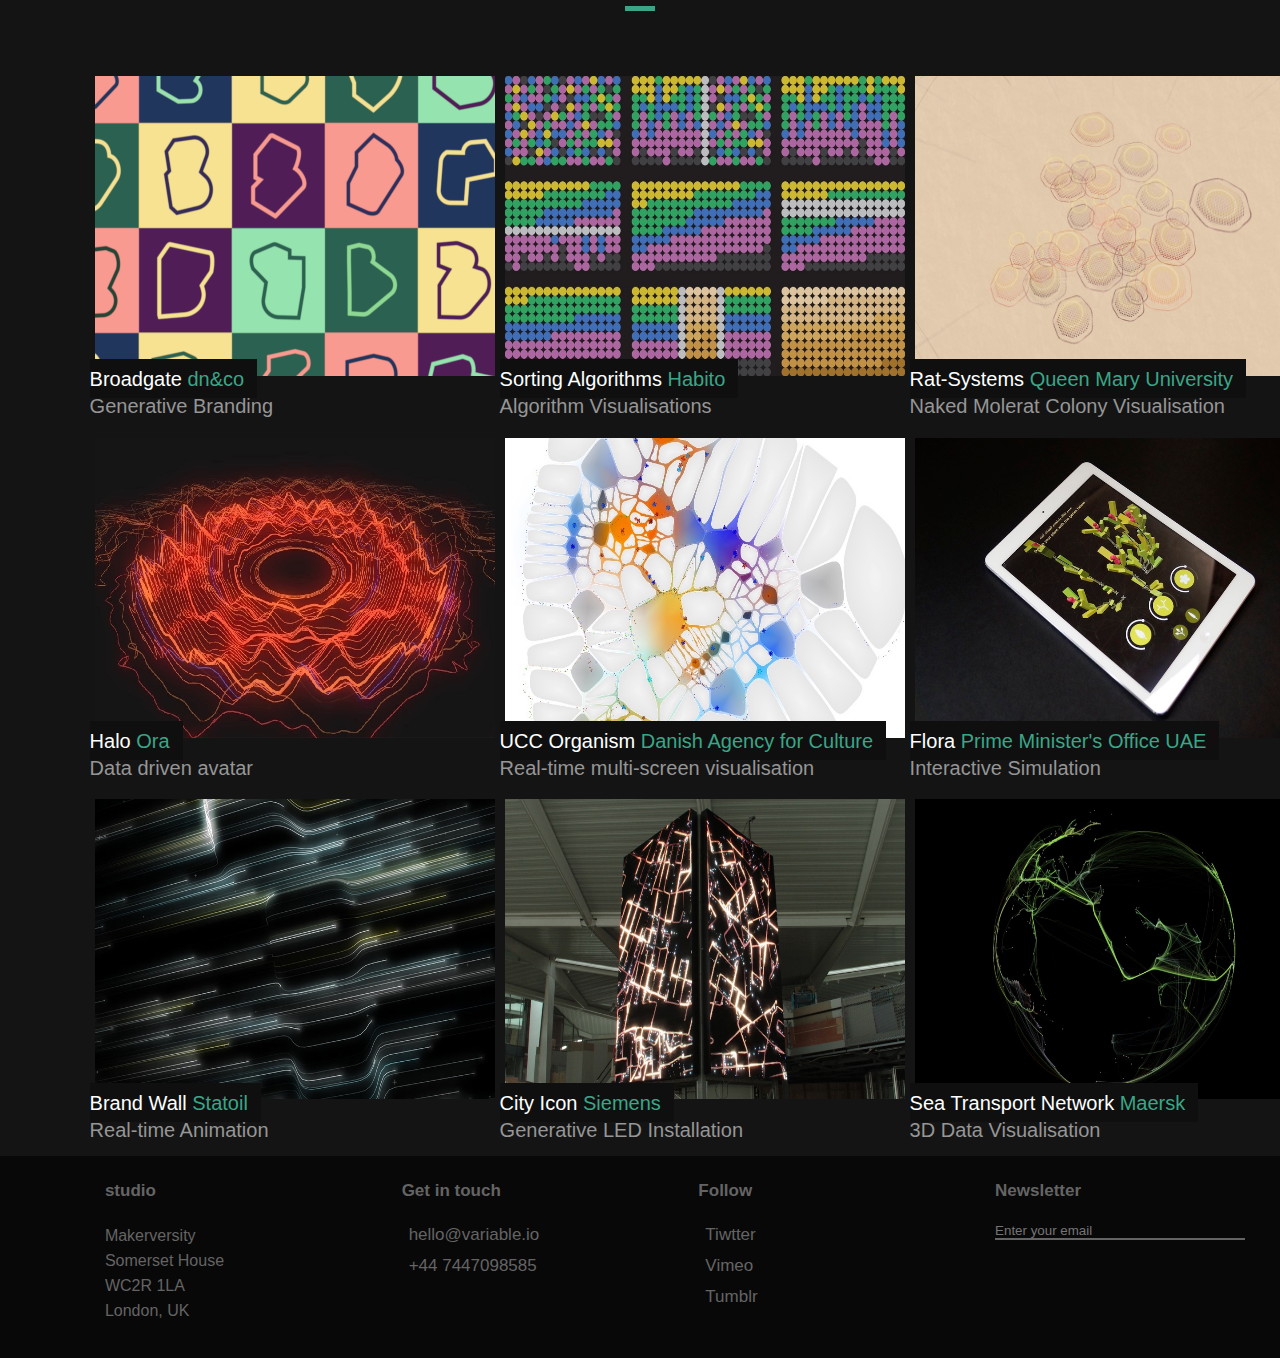
<file: works.html>
<!DOCTYPE html>
<html>

<head>
    <link rel="stylesheet" href="style4.css">
    <title>Variable - new ways of experiencing data</title>
</head>

<body>
    <div class="bar">
        <nav>
            <ul>
                <li><a href="Solutions.html">Solutions</a></li>
                <li><a href="works.html" class="var">Works</a></li>
                <li><a href="index.html">Variable</a></li>
                <li><a href="studio.html">Studio</a></li>
                <li><a href="Contact.html">Contact</a></li>
            </ul>
        </nav>
    </div>
    <article class="art">
        <section class="sec1">
            <p class="bold"><span>We bring to life ever changing digital sculptures, immersive installations and data-driven designs.</p>
        </section>
        <section class="list-thumbnails">
            <section class="sec2">
                <header class="info-name">
                    <h2>Commissions</h2>
                    <div class="divider"></div>
                </header>
                <section class="pics">
                    <a href="#">
                        <figure>
                            <img src="./img/pic4.jpg">
                            <figcaption>
                                <span class="title"><span class="name">Visualising Advanced Technology</span> <span style="color: #3AA687;">GSK</span></span>
                <span class="mid">Generative Branding Campaign</span>
                </figcaption>
                </figure>
                </a>
                <a href="#">
                    <figure>
                        <img src="./img/pic15.jpg">
                        <figcaption>
                            <span class="title"><span class="name">Visualising Advanced Technology</span> <span style="color: #3AA687;">GSK</span></span>
                            <span class="mid">Generative Branding Campaign</span>
                        </figcaption>
                    </figure>
                </a>
                <a href="#">
                    <figure>
                        <img src="./img/pic16.jpg">
                        <figcaption>
                            <span class="title"><span class="name">Generative Covers</span> <span style="color: #3AA687;">Otworz Ksiazke</span></span>
                            <span class="mid">Data Driven Book Cover System</span>
                        </figcaption>
                    </figure>
                </a>
        </section>
        </section>

        <section class="list-thumbnails">

            <section class="pics">

                <a href="#">
                    <figure>
                        <img src="./img/pic9.jpg">
                        <figcaption>
                            <span class="title"><span class="name">Inflows / Outflows</span> <span style="color: #3AA687;">Private Collection</span></span>
                            <span class="mid">Data-driven Artwork</span>
                        </figcaption>
                    </figure>
                </a>
                <a href="#">
                    <figure>
                        <img src="./img/pic7.jpg">
                        <figcaption>
                            <span class="title"><span class="name">Be In The Know</span> <span style="color: #3AA687;">Transport For London</span></span>
                            <span class="mid">Series of Generative Posters</span>
                        </figcaption>
                    </figure>
                </a>
                <a href="#">
                    <figure>
                        <img src="./img/pic10.jpg">
                        <figcaption>
                            <span class="title"><span class="name">Timespace</span> <span style="color: #3AA687;">Dropbox</span></span>
                            <span class="mid">Data-driven Artwork</span>
                        </figcaption>
                    </figure>
                </a>
            </section>
        </section>
        <section class="list-thumbnails">
            <section class="pics">

                <a href="#">
                    <figure>
                        <img src="./img/pic17.jpg">
                        <figcaption>
                            <span class="title"><span class="name">Museum Week</span> <span style="color: #3AA687;">Twitter</span></span>
                            <span class="mid">Live data-driven artwork</span>
                        </figcaption>
                    </figure>
                </a>
                <a href="#">
                    <figure>
                        <img src="./img/pic11.jpg">
                        <figcaption>
                            <span class="title"><span class="name">Android Diversity</span> <span style="color: #3AA687;">Google</span></span>
                            <span class="mid">Data Visualisation</span>
                        </figcaption>
                    </figure>
                </a>
                <a href="#">
                    <figure>
                        <img src="./img/pic18.jpg">
                        <figcaption>
                            <span class="title"><span class="name">Fibers</span> <span style="color: #3AA687;">Nike</span></span>
                            <span class="mid">Data-driven Artwork</span>
                        </figcaption>
                    </figure>
                </a>
            </section>
        </section>
        <section class="list-thumbnails">

            <section class="pics">

                <a href="#">
                    <figure>
                        <img src="./img/pic19.jpg">
                        <figcaption>
                            <span class="title"><span class="name">Threads</span> <span style="color: #3AA687;">Platts</span></span>
                            <span class="mid">Data-driven Animation</span>
                        </figcaption>
                    </figure>
                </a>
                <a href="#">
                    <figure>
                        <img src="./img/pic20.jpg">
                        <figcaption>
                            <span class="title"><span class="name">Digital Type Wall</span> <span style="color: #3AA687;">Monotype</span></span>
                            <span class="mid">Generative Typography Installation</span>
                        </figcaption>
                    </figure>
                </a>
                <a href="#">
                    <figure>
                        <img src="./img/pic221.jpg">
                        <figcaption>
                            <span class="title"><span class="name">Festival Activity</span> <span style="color: #3AA687;">Roskilde Festival</span></span>
                            <span class="mid">3D Data Visualisation</span>
                        </figcaption>
                    </figure>
                </a>
            </section>
        </section>

        <section class="list-thumbnails">
            <section class="sec2">
                <header class="info-name">
                    <h2>Artworks</h2>
                    <div class="divider"></div>
                </header>
                <section class="pics">
                    <a href="#">
                        <figure>
                            <img src="./img/pic22.jpg">
                            <figcaption>
                                <span class="title"><span class="name">Divergence</span> <span style="color: #3AA687;">Self Commissioned</span></span>
                                <span class="mid">Generative Branding Campaign</span>
                            </figcaption>
                        </figure>
                    </a>
                    <a href="#">
                        <figure>
                            <img src="./img/pic5.jpg">
                            <figcaption>
                                <span class="title"><span class="name">You Are I/O</span> <span style="color: #3AA687;">Self Commissioned</span></span>
                                <span class="mid">Artwork Anthology</span>
                            </figcaption>
                        </figure>
                    </a>
                    <a href="#">
                        <figure>
                            <img src="./img/pic23.jpg">
                            <figcaption>
                                <span class="title"><span class="name">Every Day Of My Life</span> <span style="color: #3AA687;">Click Festival</span></span>
                                <span class="mid">Personal Data Visualisation</span>
                            </figcaption>
                        </figure>
                    </a>
                </section>
            </section>

            <section class="list-thumbnails">

                <section class="pics2">

                    <a href="#">
                        <figure>
                            <img src="./img/pic24.jpg">
                            <figcaption>
                                <span class="title"><span class="name">Tangent</span> <span style="color: #3AA687;">art+bits</span></span>
                                <span class="mid">Generative Animation</span>
                            </figcaption>
                        </figure>
                    </a>
                    <a href="#">
                        <figure>
                            <img src="./img/pic25.jpg">
                            <figcaption>
                                <span class="title"><span class="name">Cindermedusae</span> <span style="color: #3AA687;">Written Images</span></span>
                                <span class="mid">Generative Artwork</span>
                            </figcaption>
                        </figure>
                    </a>



                </section>
                <section class="list-thumbnails">
                    <section class="sec2">
                        <header class="info-name">
                            <h2>Collaborations</h2>
                            <div class="divider"></div>
                        </header>
                        <section class="pics">
                            <a href="#">
                                <figure>
                                    <img src="./img/pic6.png">
                                    <figcaption>
                                        <span class="title"><span class="name">Broadgate</span> <span style="color: #3AA687;">dn&amp;co</span></span>
                                        <span class="mid">Generative Branding</span>
                                    </figcaption>
                                </figure>
                            </a>
                            <a href="#">
                                <figure>
                                    <img src="./img/pic26.jpg">
                                    <figcaption>
                                        <span class="title"><span class="name">Sorting Algorithms</span> <span style="color: #3AA687;">Habito</span></span>
                                        <span class="mid">Algorithm Visualisations</span>
                                    </figcaption>
                                </figure>
                            </a>
                            <a href="#">
                                <figure>
                                    <img src="./img/pic27.jpg">
                                    <figcaption>
                                        <span class="title"><span class="name">Rat-Systems</span> <span style="color: #3AA687;">Queen Mary University</span></span>
                                        <span class="mid">Naked Molerat Colony Visualisation</span>
                                    </figcaption>
                                </figure>
                            </a>
                        </section>
                    </section>

                    <section class="list-thumbnails">

                        <section class="pics">

                            <a href="#">
                                <figure>
                                    <img src="./img/pic228.jpg">
                                    <figcaption>
                                        <span class="title"><span class="name">Halo</span> <span style="color: #3AA687;">Ora</span></span>
                                        <span class="mid">Data driven avatar</span>
                                    </figcaption>
                                </figure>
                            </a>
                            <a href="#">
                                <figure>
                                    <img src="./img/pic29.jpg">
                                    <figcaption>
                                        <span class="title"><span class="name">UCC Organism</span> <span style="color: #3AA687;">Danish Agency for Culture</span></span>
                                        <span class="mid">Real-time multi-screen visualisation</span>
                                    </figcaption>
                                </figure>
                            </a>
                            <a href="#">
                                <figure>
                                    <img src="./img/pic30.jpg">
                                    <figcaption>
                                        <span class="title"><span class="name">Flora</span> <span style="color: #3AA687;">Prime Minister's Office UAE</span></span>
                                        <span class="mid">Interactive Simulation</span>
                                    </figcaption>
                                </figure>
                            </a>
                        </section>
                    </section>
                    <section class="list-thumbnails">
                        <section class="pics">

                            <a href="#">
                                <figure>
                                    <img src="./img/pic2631.jpg">
                                    <figcaption>
                                        <span class="title"><span class="name">Brand Wall</span> <span style="color: #3AA687;">Statoil</span></span>
                                        <span class="mid">Real-time Animation</span>
                                    </figcaption>
                                </figure>
                            </a>
                            <a href="#">
                                <figure>
                                    <img src="./img/pic32.jpg">
                                    <figcaption>
                                        <span class="title"><span class="name">City Icon</span> <span style="color: #3AA687;">Siemens</span></span>
                                        <span class="mid">Generative LED Installation</span>
                                    </figcaption>
                                </figure>
                            </a>
                            <a href="#">
                                <figure>
                                    <img src="./img/pic33.jpg">
                                    <figcaption>
                                        <span class="title"><span class="name">Sea Transport Network</span> <span style="color: #3AA687;">Maersk</span></span>
                                        <span class="mid">3D Data Visualisation</span>
                                    </figcaption>
                                </figure>
                            </a>
                        </section>
                    </section>


                </section>
    </article>

    <div class="down">
        <footer class="downfoot">
            <div class="downlist">
                <ul>
                    <li>
                        <h5>studio</h5>
                        <p>Makerversity <br> Somerset House<br> WC2R 1LA<br> London, UK</p>
                    </li>
                    <li>
                        <h5>Get in touch</h5>
                        <a href="#">hello@variable.io</a>
                        <a href="#">+44 7447098585</a>
                    </li>
                    <li>
                        <h5>Follow</h5>
                        <a href="#">Tiwtter</a>
                        <a href="#">Vimeo</a>
                        <a href="#">Tumblr</a>
                    </li>
                    <li>
                        <h5>Newsletter</h5>

                        <input type="email" placeholder="Enter your email">
                    </li>
                </ul>
            </div>
        </footer>
    </div>
    <a href="#" class="goUP"> <img src="./img/arrow.png" ></a>
</body>

</html>
</file>
<file: style.css>
*{
    padding: 0;
    margin: 0;
    font-family: Arial, Helvetica, sans-serif,tahoma;
   
}
html{
    scroll-behavior:smooth;
}
body {
    margin: 0;
    padding: 0;
    background-color: #141414;
    font-family: Din-Light, Arial, sans-serif;
    line-height: 1.45;
    color: #fff;
    -webkit-font-smoothing: antialiased;
    -moz-osx-font-smoothing: grayscale;
    font-variant-ligatures: none;
}
nav{
    background: black;
    display: flex;
    align-items: center;
    justify-content: space-around;
    word-spacing:7em;
    padding: 30px;
}
nav ul li{
    display: inline-block;
    list-style: none;
    position: relative;
}

nav ul li a{
    text-decoration: none;
    color: #3AA687;
    font-size: 20px;    
}
nav ul li .var{
    color: white;
    font-size: 30px;
    border-bottom: 3px solid white;
}
nav ul li::after{
    content: '';
    width: 0;
    height: 3px;
    background-color: #3AA687;
    position: absolute;
    bottom: -10px;
    left: 0;
}

nav ul li:hover::after{
    width:100%;
    transition: all .5s ease-in-out;
}
nav ul li .var:focus,nav ul li .var:valid{
    color: white;
    font-size: 30px;
    
}

.sec1{
    height: 45vh;
    background: black;
    position: relative;
}
.bold{
    width: 730px;
    color: grey;
    position: absolute;
    top: 25%;
    left: 25%;
    line-height: 30px;
    font-family: Din-Regular, Arial, sans-serif;
    font-size: 25px;
    word-spacing:3px;
    text-align: center;
}
.bold span{
    color: white;
}
.info-name{
    text-align: center;
    padding: 60px 0;
    position: relative;   
    font-size: 18px; 
}
.divider {
    margin: -.009px auto;
    width: 30px;
    height:5px;
    background-color: #3AA687;
    
}
.pics {
    display: flex;
    justify-content: space-between;
    align-items: center;
    padding: 0 7%;
}
.pics img{
    width: 400px;
    height: 300px;
}
a{
    text-decoration: none;
    color: white;
}
.pics figcaption .title{
    display: inline-block;
    padding: 0.35em 0.65em 0.25em 0;
    background-color: #0F0F0F;
    line-height: 1.35;
    margin-top: -1.05em;
}
.pics figcaption .mid{
    display: block;
    width: 350px;
    font-family: Din-Light, Arial, sans-serif;
    color: #969696;
    margin-top: -0.25em;
}
.list-thumbnails figcaption {
    text-align: left;
    font-size: 20px;
    margin-top: -1.05em;
    padding-bottom: 0.625em;
    background-color: inherit;
    line-height: 1.35;
}
.foot {
    text-align: center;
    padding: 10px;
    margin: 30px;
}
.foot a{
    border: 3px solid #3AA687;
    text-align: center;
    background: transparent;
    color: white;
    padding: 15px;
    font-size: 18px;
    cursor: pointer;
    
}
.down{
  display: block;
}
.downfoot{
    background-color: #080808;
    padding: 0 3em 3em 3em;
    color: #646464;
    font-family: Din-Regular, Arial, sans-serif;
    font-size: 0.7272rem;
    line-height: 1.4;
}
.downfoot ul {
    padding-top: 2em;
    display: flex;
    align-content: space-around;
}
ul {
    list-style: none;
    margin: 0;
    padding: 0;
}
.downfoot ul li{
    flex: 1;
    margin-left: 70px;
}
.downlist h5{
    margin-bottom: 20px;
    font-size: 17px;
}
.downlist p{
    line-height: 25px;
    font-size: 16px;
}
.downlist a{
    display: block;
    color: #646464;
    margin: 7px;
    font-size: 17px;
    position: relative;
}
.downlist a::after{
    content: '';
    position: absolute;
    bottom: -7px;
    left: 0;
    width: 0;
    height: 3px;
    background-color: #3AA687;
}
.downlist a:hover::after{
    width: 50px;
    transition: all .5s ease-in-out;
}
.downlist input{
    background: transparent;
    border: none;
    outline: none;
    border-bottom: 2px solid #646464;
    color: white;
    width: 250px;
}
.goUP{
    position: fixed;
    bottom: 10px;
    right: 15px;
    width: 50px;
    border-radius: 50%;
    height: 50px;
    background: #062725;
    border: none;
    outline: none;
}
.goUP img{
    
    width: 30px;
    height: 30px;
    position: absolute;
    top: 20%;
    left: 20%;
}
</file>
<file: style2.css>
*{
    padding: 0;
    margin: 0;
    font-family: Arial, Helvetica, sans-serif,tahoma;
}
html{
    scroll-behavior:smooth;
}
body {
    margin: 0;
    padding: 0;
    background-color: black;
    font-family: Din-Light, Arial, sans-serif;
    line-height: 1.45;
    color: #fff;
    -webkit-font-smoothing: antialiased;
    -moz-osx-font-smoothing: grayscale;
    font-variant-ligatures: none;
}
nav{
    background: #141414;
    display: flex;
    align-items: center;
    justify-content: space-around;
    word-spacing:7em;
    padding: 30px;
}
nav ul li{
    display: inline-block;
    list-style: none;
    position: relative;
}

nav ul li a{
    text-decoration: none;
    color: #3AA687;
    font-size: 20px;    
}
nav ul li .var{
    color: white;
    font-size: 30px;
    border-bottom: 3px solid white;
}
nav ul li::after{
    content: '';
    width: 0;
    height: 3px;
    background-color: #3AA687;
    position: absolute;
    bottom: -10px;
    left: 0;
}

nav ul li:hover::after{
    width:100%;
    transition: all .5s ease-in-out;
}
nav ul li .var:focus,nav ul li .var:valid{
    color: white;
    font-size: 30px;
    
}

.sec1{
    height: 45vh;
    background: #141414;
    position: relative;
}
.bold{
    width: 730px;
    color: grey;
    position: absolute;
    top: 25%;
    left: 25%;
    line-height: 30px;
    font-family: Din-Regular, Arial, sans-serif;
    font-size: 25px;
    word-spacing:3px;
    text-align: center;
}
.bold span{
    color: white;
}
.info-name{
    text-align: center;
    padding: 60px 0;
    position: relative;   
    font-size: 18px; 
}
.divider {
    margin: -.009px auto;
    width: 30px;
    height:5px;
    background-color: #3AA687;
    
}
.pics {
    display: flex;
    justify-content: space-between;
    align-items: center;
    padding: 7%;
    
}
.pics img{
    width: 400px;
    height: 300px;
}
a{
    text-decoration: none;
    color: white;
}
.pics figcaption .title{
    display: inline-block;
    padding: 0.35em 0.65em 0.25em 0;
    background-color: #0F0F0F;
    line-height: 1.35;
    margin-top: -1.05em;
}
.pics figcaption .mid{
    display: block;
    width: 350px;
    font-family: Din-Light, Arial, sans-serif;
    color: #969696;
    margin-top: -0.25em;
}
.list-thumbnails figcaption {
    text-align: left;
    font-size: 20px;
    margin-top: -1.05em;
    padding-bottom: 0.625em;
    background-color: inherit;
    line-height: 1.35;
}
.foot {
    text-align: center;
    padding: 10px;
    margin: 30px;
}
.foot a{
    border: 3px solid #3AA687;
    text-align: center;
    background: transparent;
    color: white;
    padding: 15px;
    font-size: 18px;
    cursor: pointer;
    
}
.down{
  display: block;
}
.downfoot{
    background-color: #080808;
    padding: 0 3em 3em 3em;
    color: #646464;
    font-family: Din-Regular, Arial, sans-serif;
    font-size: 0.7272rem;
    line-height: 1.4;
}
.downfoot ul {
    padding-top: 2em;
    display: flex;
    align-content: space-around;
}
ul {
    list-style: none;
    margin: 0;
    padding: 0;
}
.downfoot ul li{
    flex: 1;
    margin-left: 70px;
}
.downlist h5{
    margin-bottom: 20px;
    font-size: 17px;
}
.downlist p{
    line-height: 25px;
    font-size: 16px;
}
.downlist a{
    display: block;
    color: #646464;
    margin: 7px;
    font-size: 17px;
    position: relative;
}
.downlist a::after{
    content: '';
    position: absolute;
    bottom: -7px;
    left: 0;
    width: 0;
    height: 3px;
    background-color: #3AA687;
}
.downlist a:hover::after{
    width: 50px;
    transition: all .5s ease-in-out;
}
.downlist input{
    background: transparent;
    border: none;
    outline: none;
    border-bottom: 2px solid #646464;
    color: white;
    width: 250px;
}
.goUP{
    position: fixed;
    bottom: 10px;
    right: 15px;
    width: 50px;
    border-radius: 50%;
    height: 50px;
    background: #062725;
    border: none;
    outline: none;
}
.goUP img{
    color: #3AA687;
    width: 30px;
    height: 30px;
    position: absolute;
    top: 20%;
    left: 20%;
}
</file>
<file: style5.css>
* {
    padding: 0;
    margin: 0;
    font-family: Arial, Helvetica, sans-serif, tahoma;
    
}
html{
    scroll-behavior:smooth;
}

body {
    margin: 0;
    padding: 0;
    background-color: black;
    font-family: Din-Light, Arial, sans-serif;
    line-height: 1.45;
    color: #fff;
    -webkit-font-smoothing: antialiased;
    -moz-osx-font-smoothing: grayscale;
    font-variant-ligatures: none;
}

nav {
    background: #141414;
    display: flex;
    align-items: center;
    justify-content: space-around;
    word-spacing: 7em;
    padding: 30px;
}

nav ul li {
    display: inline-block;
    list-style: none;
    position: relative;
}

nav ul li a {
    text-decoration: none;
    color: #3AA687;
    font-size: 20px;
}

nav ul li .var {
    color: white;
    font-size: 30px;
    border-bottom: 3px solid white;
}

nav ul li::after {
    content: '';
    width: 0;
    height: 3px;
    background-color: #3AA687;
    position: absolute;
    bottom: -10px;
    left: 0;
}

nav ul li:hover::after {
    width: 100%;
    transition: all .5s ease-in-out;
}

nav ul li .var:focus,
nav ul li .var:valid {
    color: white;
    font-size: 30px;
}

.sec1 {
    height: 45vh;
    background: #141414;
    position: relative;
}

.info-name {
    text-align: center;
    padding: 60px 0;
    position: relative;
    font-size: 18px;
}

.divider {
    margin: -.009px auto;
    width: 30px;
    height: 5px;
    background-color: #3AA687;
}

.bold {
    width: 730px;
    color: grey;
    position: absolute;
    top: 25%;
    left: 25%;
    line-height: 30px;
    font-family: Din-Regular, Arial, sans-serif;
    font-size: 25px;
    word-spacing: 3px;
    text-align: center;
}

.down {
    display: block;
}

.downfoot {
    background-color: #080808;
    padding: 0 3em 3em 3em;
    color: #646464;
    font-family: Din-Regular, Arial, sans-serif;
    font-size: 0.7272rem;
    line-height: 1.4;
}

.downfoot ul {
    padding-top: 2em;
    display: flex;
    align-content: space-around;
}

ul {
    list-style: none;
    margin: 0;
    padding: 0;
}

.downfoot ul li {
    flex: 1;
    margin-left: 70px;
}

.downlist h5 {
    margin-bottom: 20px;
    font-size: 17px;
}

.downlist p {
    line-height: 25px;
    font-size: 16px;
}

.downlist a {
    display: block;
    color: #646464;
    margin: 7px;
    font-size: 17px;
    position: relative;
}

.downlist a::after {
    content: '';
    position: absolute;
    bottom: -7px;
    left: 0;
    width: 0;
    height: 3px;
    background-color: #3AA687;
}

.downlist a:hover::after {
    width: 50px;
    transition: all .5s ease-in-out;
}

.downlist input {
    background: transparent;
    border: none;
    outline: none;
    border-bottom: 2px solid #646464;
    color: white;
    width: 250px;
}

.first {
    display: flex;
    padding-bottom: 30px;
    width: 80%;
    margin-left: 20%;
}

.first h5 {
    align-items: stretch;
    color: #646464;
    width: 30%;
    text-align: left;
    display: inline-block;
    font-size: 20px;
    padding-left: 5%;
}

.first p {
    align-items: stretch;
    padding-right: 5%;
    width: 50%;
    text-align: left;
    display: inline-block;
    color: #E6E6E6;
}

.first span {
    color: #3AA687;
}

.hr {
    width: 740px;
    height: 1px;
    background-color: #726969;
    position: relative;
    top: 50%;
    left: 25%;
}
.pics {
    display: flex;
    justify-content: space-between;
    align-items: center;
    padding: 7%;
    
}
.pics img{
    width: 400px;
    height: 500px;
}
a{
    text-decoration: none;
    color: white;
}
.pics figcaption .title{
    display: block;
    padding: 0.35em 0.65em 0.25em 0;
    background-color: #0F0F0F;
    line-height: 1.35;
    margin-top: -1.05em;
    color: white;
    width: 150px;
}
.pics figcaption .mid{
    display: block;
    width: 350px;
    font-family: Din-Light, Arial, sans-serif;
    color: #969696;
    margin-top: -0.25em;
}
.pics p{
    width: 400px;
    margin: 5px;
    color: #bbb2b2;
}
.pics a{
    text-decoration: none;
    color: #3AA687;
    display: block;
    margin: 10px 0;
}
.list-thumbnails figcaption {
    text-align: left;
    font-size: 20px;
    margin-top: -1.05em;
    padding-bottom: 0.625em;
    background-color: inherit;
    line-height: 1.35;
}
.links{
    width: 80%;
    display: flex;
    justify-content: center;
    align-items: center;
    margin: 0 200px;
}
.link{
    width: 20%;
}
.link a{
    margin: 5px;
   
}
.link ul li{
    list-style: none;
    margin: 5px;
    position: relative;
}
.link ul li::after {
    content: '';
    width: 0;
    height: 3px;
    background-color: #3AA687;
    position: absolute;
    bottom: -7px;
    left: 0;
}

.link ul li:hover::after {
    width: 15%;
    transition: all .5s ease-in-out;
}
.img{
    width: 100%;
    height: 100vh;
    background: url(world-map.png) no-repeat;
    background-position: center;
    background-size: cover;
}
.fg{
    position: relative;
    width: 100%;
    margin: 0;
    padding: 0;
    display: flex;
    justify-content: center;
    align-items: center
}
.cent{
    display: flex;
    justify-content: center;
    align-items: center;
    width: 100%;
    margin-bottom: 20px;
}

.studio-table {
    font-size: 0.8rem;
    text-align: left;
    border-collapse: collapse;
    width: 70%;
    margin-top: -0.85rem;
    
}
table, th, td {
    padding: 15px 50px;
    font-size: 20px;
}
.studio-table-header {
    color: #45B39F;
    font-weight: bold;
}
table tr {
    border-bottom: 2px solid rgba(255, 255, 255, 0.05);
}
.cent span{
    color: #646464;
}
.goUP{
    position: fixed;
    bottom: 10px;
    right: 15px;
    width: 50px;
    border-radius: 50%;
    height: 50px;
    background: #062725;
    border: none;
    outline: none;
}
.goUP img{
    color: #3AA687;
    width: 30px;
    height: 30px;
    position: absolute;
    top: 20%;
    left: 20%;
}
</file>
<file: style4.css>
* {
    padding: 0;
    margin: 0;
    font-family: Arial, Helvetica, sans-serif, tahoma;
}
html{
    scroll-behavior:smooth;
}
body {
    margin: 0;
    padding: 0;
    background-color: #141414;
    font-family: Din-Light, Arial, sans-serif;
    line-height: 1.45;
    color: #fff;
    -webkit-font-smoothing: antialiased;
    -moz-osx-font-smoothing: grayscale;
    font-variant-ligatures: none;
}

nav {
    background: #0F0F0F;
    display: flex;
    align-items: center;
    justify-content: space-around;
    word-spacing: 7em;
    padding: 30px;
}

nav ul li {
    display: inline-block;
    list-style: none;
    position: relative;
}

nav ul li a {
    text-decoration: none;
    color: #3AA687;
    font-size: 20px;
}

nav ul li .var {
    color: white;
    font-size: 30px;
    border-bottom: 3px solid white;
}

nav ul li::after {
    content: '';
    width: 0;
    height: 3px;
    background-color: #3AA687;
    position: absolute;
    bottom: -10px;
    left: 0;
}

nav ul li:hover::after {
    width: 100%;
    transition: all .5s ease-in-out;
}

nav ul li .var:focus,
nav ul li .var:valid {
    color: white;
    font-size: 30px;
}

.sec1 {
    height: 45vh;
    background: #0F0F0F;
    position: relative;
}

.bold {
    width: 730px;
    color: grey;
    position: absolute;
    top: 25%;
    left: 25%;
    line-height: 30px;
    font-family: Din-Regular, Arial, sans-serif;
    font-size: 25px;
    word-spacing: 3px;
    text-align: center;
}

.bold span {
    color: white;
}

.info-name {
    text-align: center;
    padding: 60px 0;
    position: relative;
    font-size: 18px;
}

.divider {
    margin: -.009px auto;
    width: 30px;
    height: 5px;
    background-color: #3AA687;
}

.pics {
    display: flex;
    justify-content: space-between;
    align-items: center;
    padding: 0 7%;
}

.pics2 {
    display: flex;
    justify-content: space-around;
    padding: 0 7%;
}

.pics2 img {
    width: 600px;
    height: 400px;
    margin: 5px;
}

.pics img {
    width: 400px;
    height: 300px;
    margin: 5px;
}

a {
    text-decoration: none;
    color: white;
}

.pics figcaption .title,
.pics2 figcaption .title {
    display: inline-block;
    padding: 0.35em 0.65em 0.25em 0;
    background-color: #0F0F0F;
    line-height: 1.35;
    margin-top: -1.05em;
}

.pics figcaption .mid,
.pics2 figcaption .mid {
    display: block;
    width: 350px;
    font-family: Din-Light, Arial, sans-serif;
    color: #969696;
    margin-top: -0.25em;
}

.list-thumbnails figcaption {
    text-align: left;
    font-size: 20px;
    margin-top: -1.05em;
    padding-bottom: 0.625em;
    background-color: inherit;
    line-height: 1.35;
}

.foot {
    text-align: center;
    padding: 10px;
    margin: 30px;
}

.foot a {
    border: 3px solid #3AA687;
    text-align: center;
    background: transparent;
    color: white;
    padding: 15px;
    font-size: 18px;
    cursor: pointer;
}

.down {
    display: block;
}

.downfoot {
    background-color: #080808;
    padding: 0 3em 3em 3em;
    color: #646464;
    font-family: Din-Regular, Arial, sans-serif;
    font-size: 0.7272rem;
    line-height: 1.4;
}

.downfoot ul {
    padding-top: 2em;
    display: flex;
    align-content: space-around;
}

ul {
    list-style: none;
    margin: 0;
    padding: 0;
}

.downfoot ul li {
    flex: 1;
    margin-left: 70px;
}

.downlist h5 {
    margin-bottom: 20px;
    font-size: 17px;
}

.downlist p {
    line-height: 25px;
    font-size: 16px;
}

.downlist a {
    display: block;
    color: #646464;
    margin: 7px;
    font-size: 17px;
    position: relative;
}

.downlist a::after {
    content: '';
    position: absolute;
    bottom: -7px;
    left: 0;
    width: 0;
    height: 3px;
    background-color: #3AA687;
}

.downlist a:hover::after {
    width: 50px;
    transition: all .5s ease-in-out;
}

.downlist input {
    background: transparent;
    border: none;
    outline: none;
    border-bottom: 2px solid #646464;
    color: white;
    width: 250px;
}
.goUP{
    position: fixed;
    bottom: 10px;
    right: 15px;
    width: 50px;
    border-radius: 50%;
    height: 50px;
    background: #062725;
    border: none;
    outline: none;
}
.goUP img{
    color: #3AA687;
    width: 30px;
    height: 30px;
    position: absolute;
    top: 20%;
    left: 20%;
}
</file>
